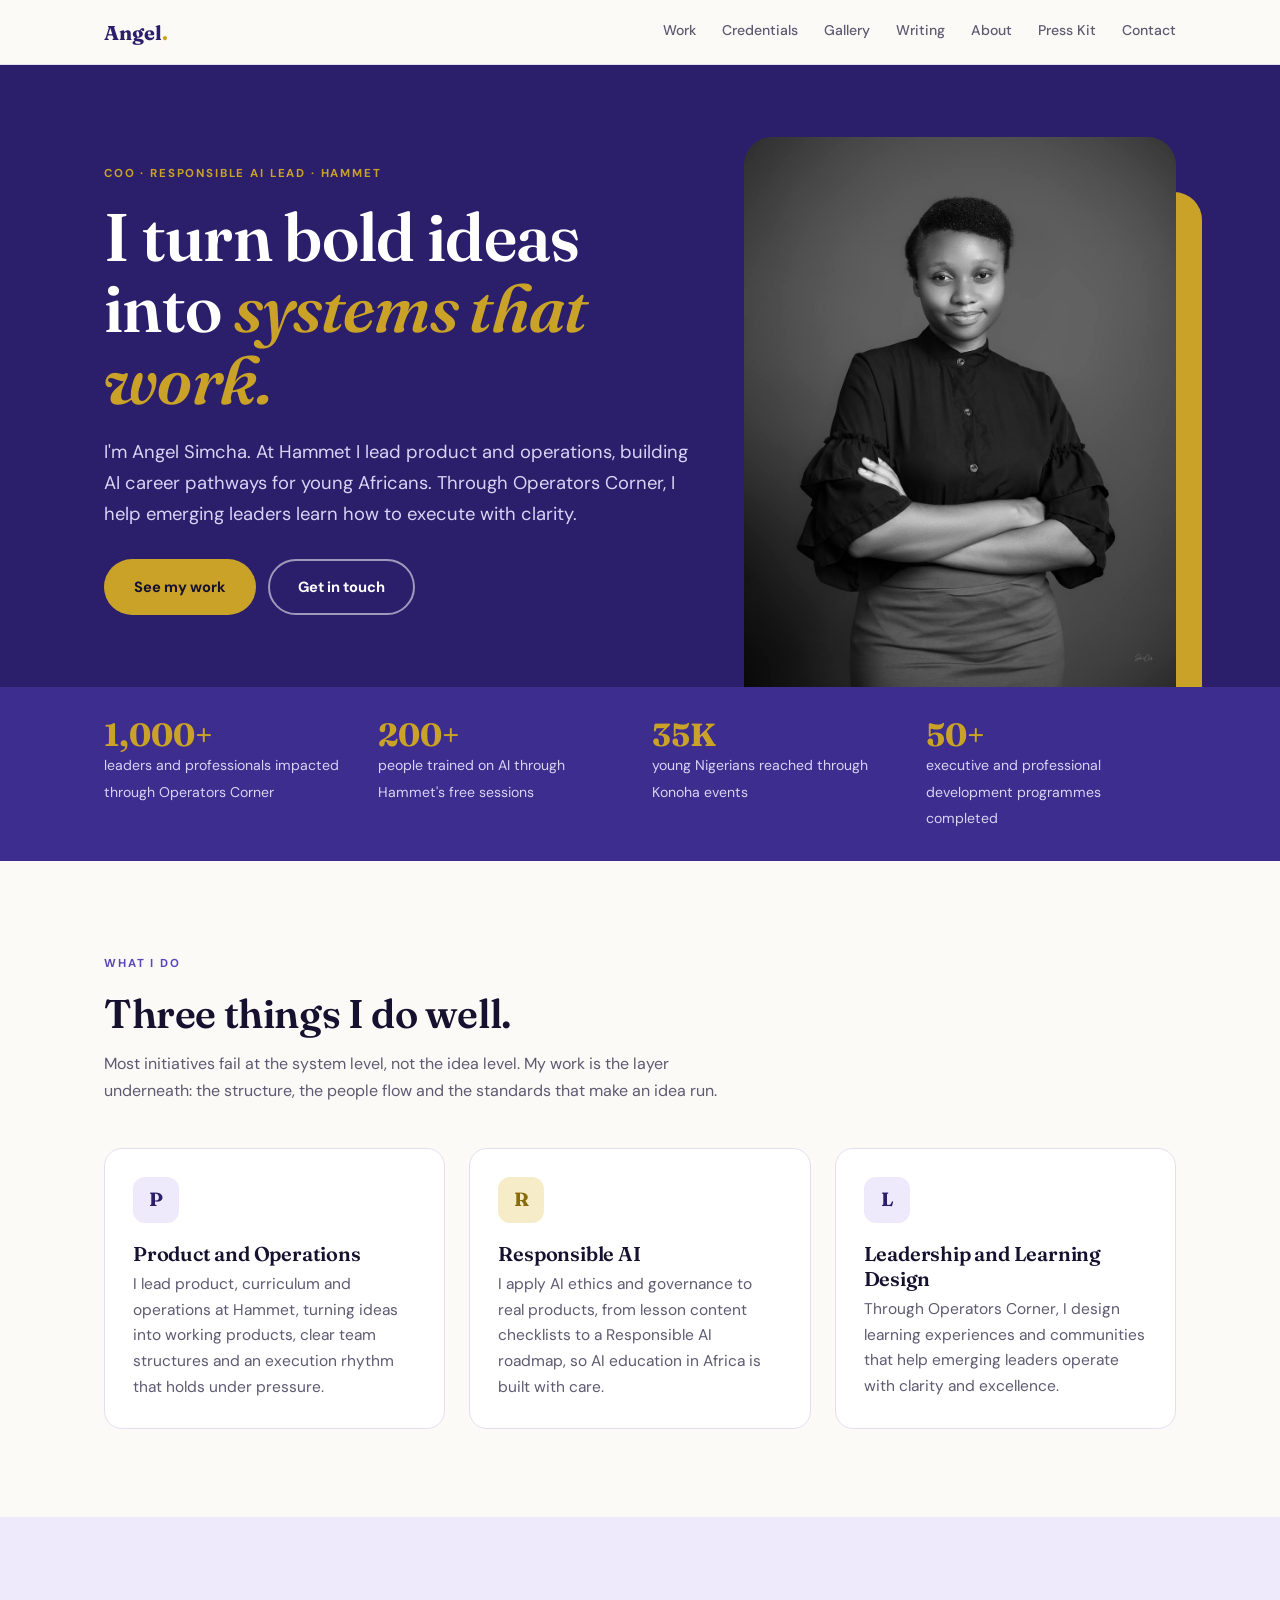
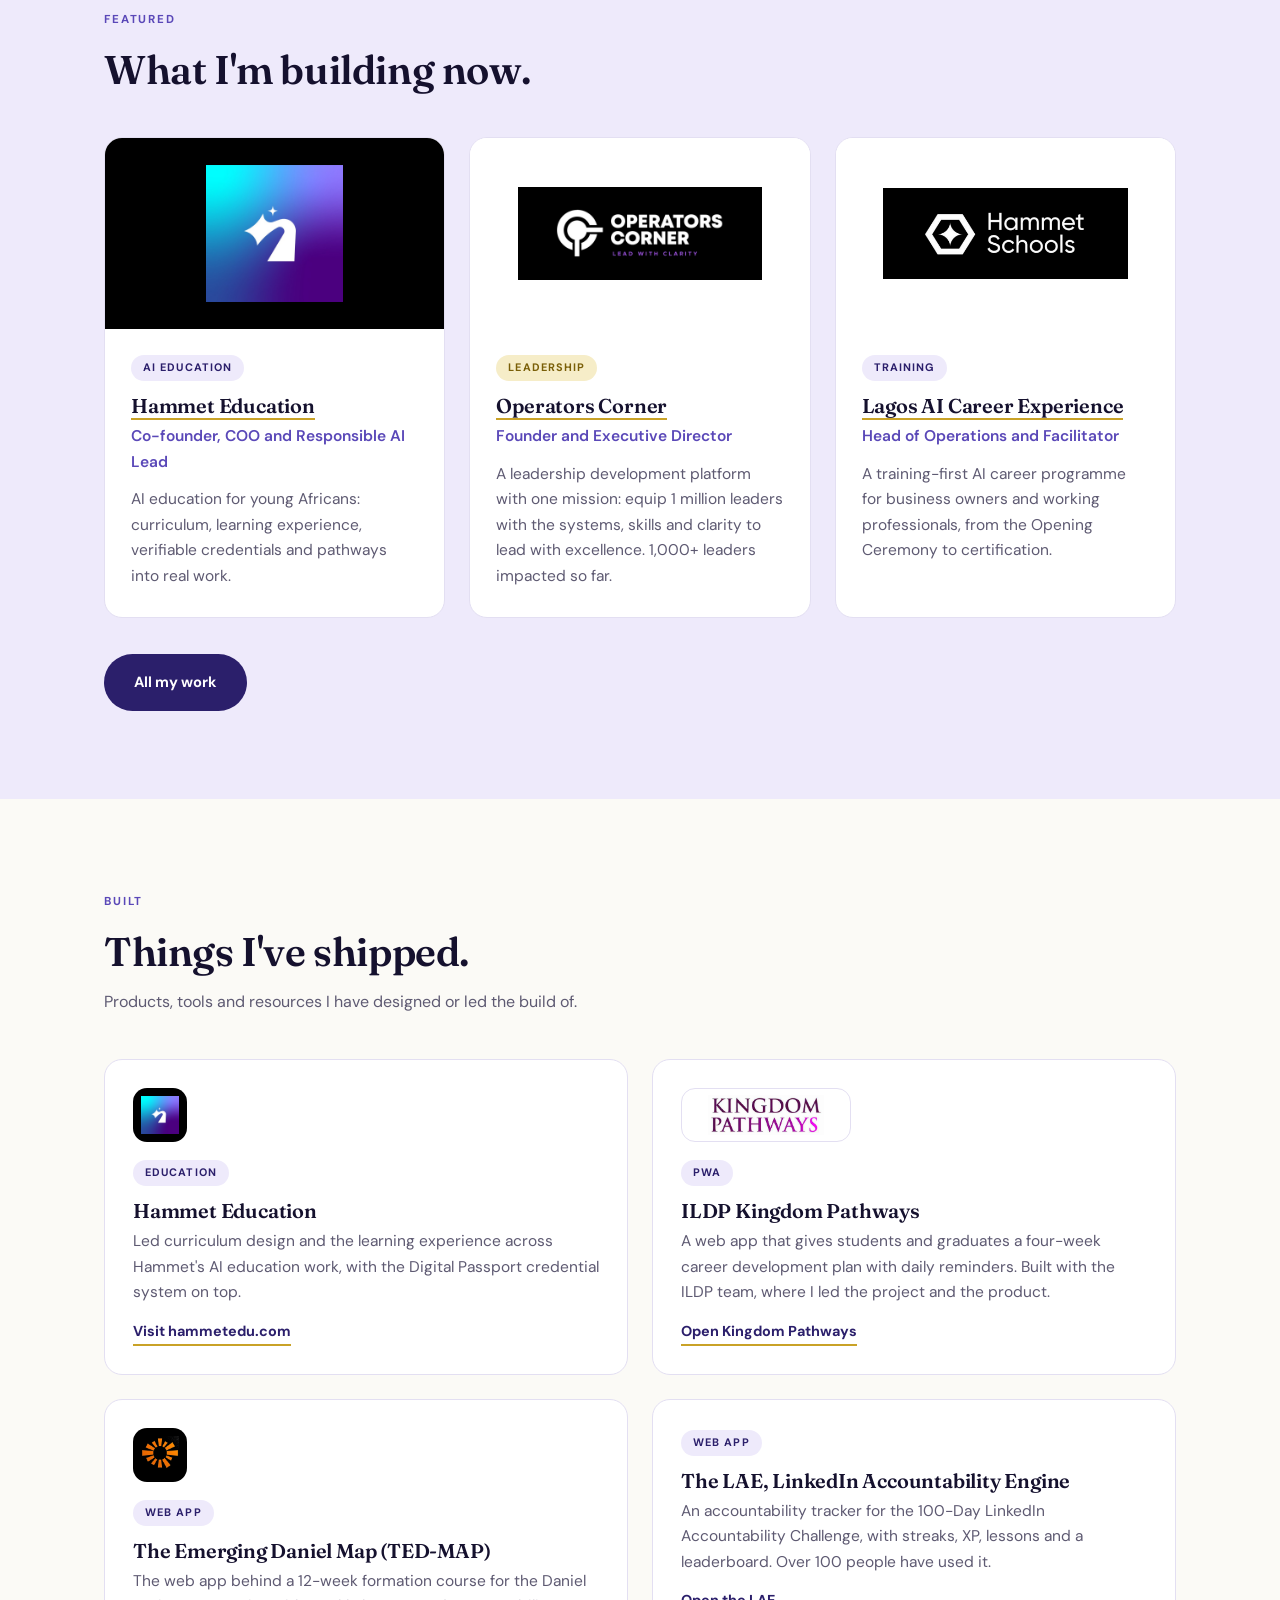
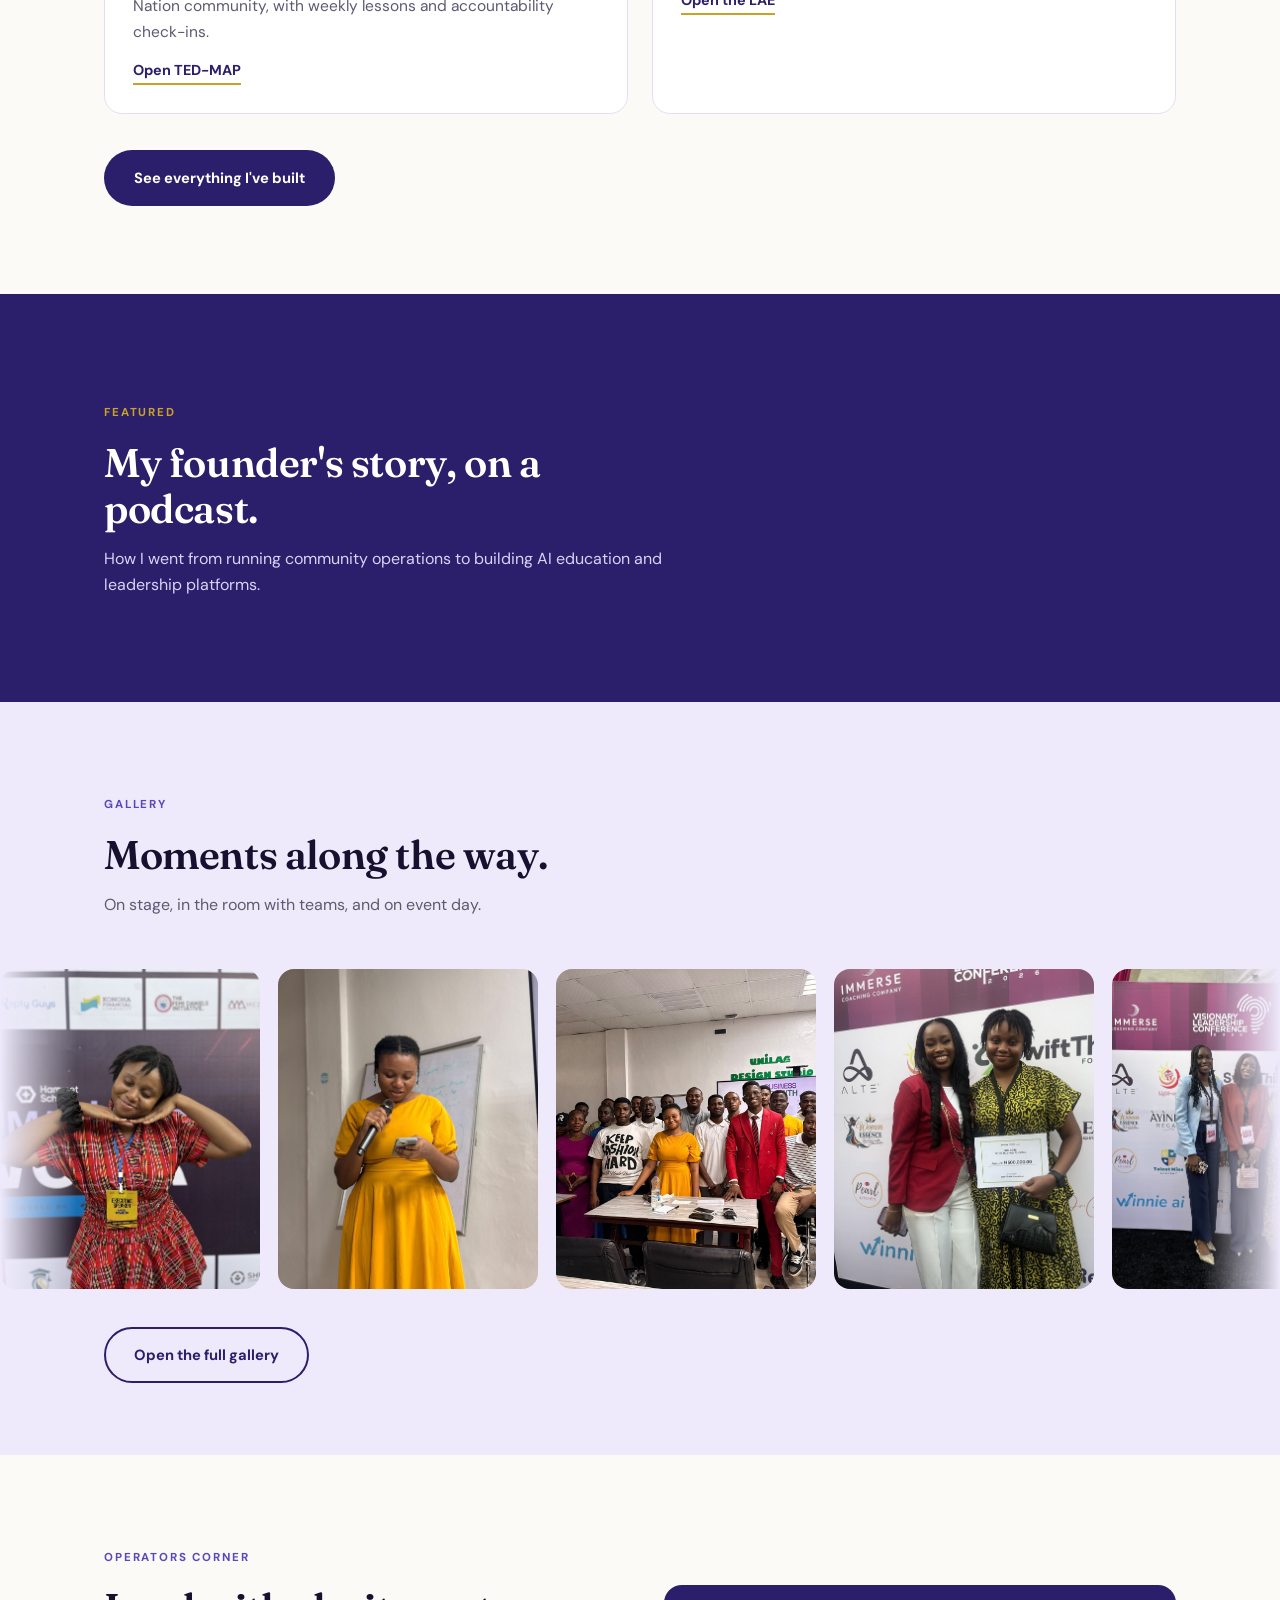
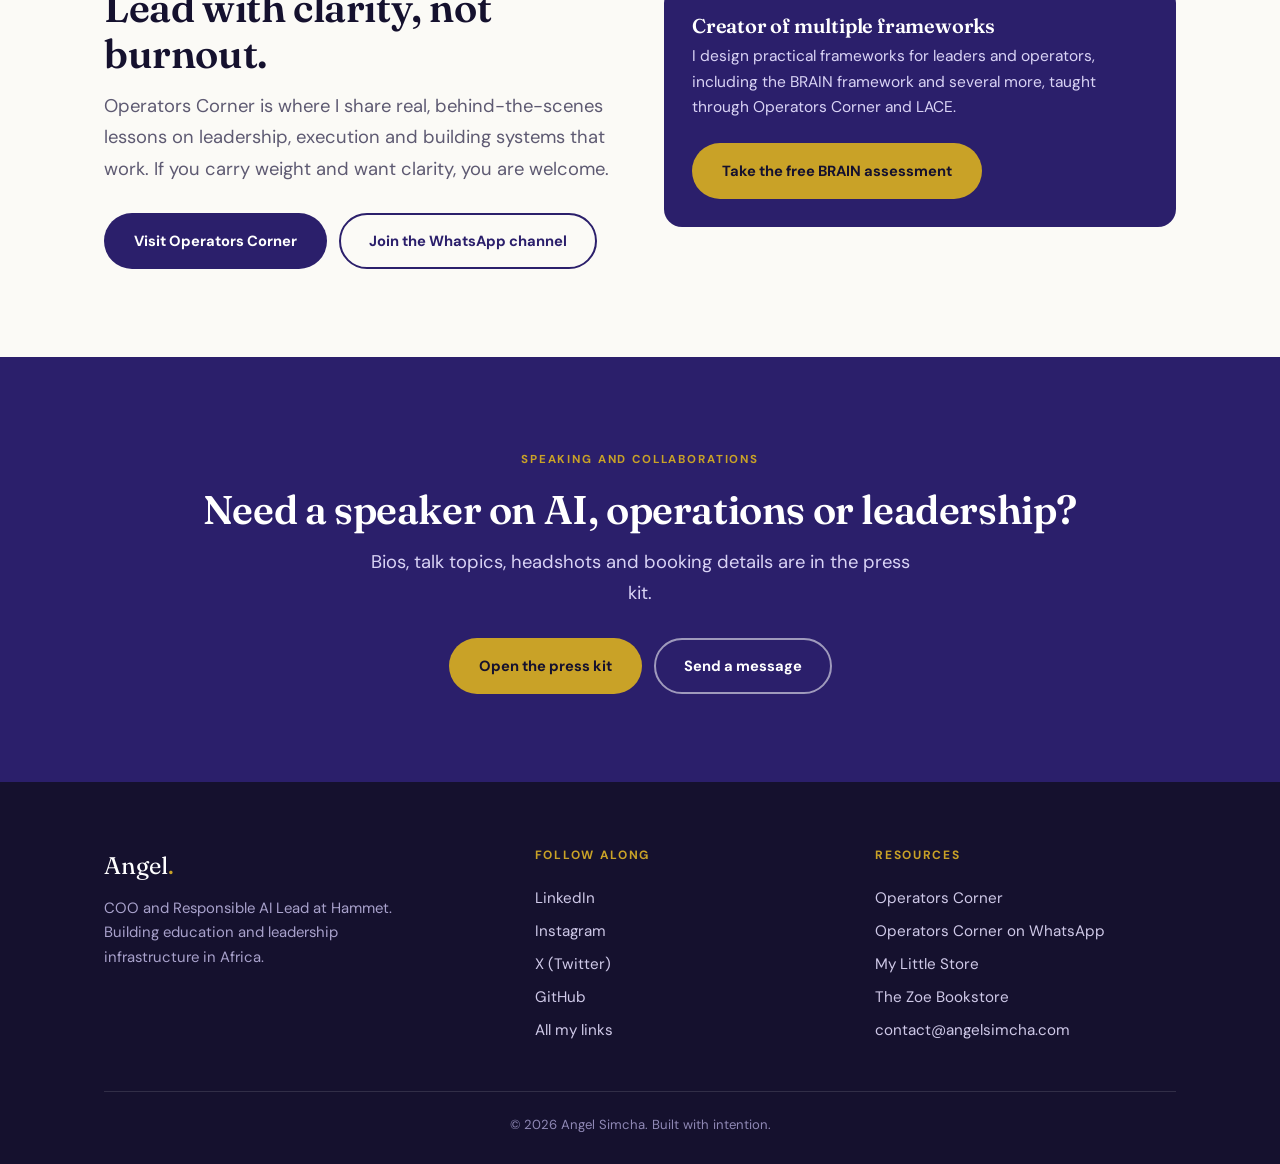
<file: index.html>
<!DOCTYPE html>
<html lang="en" class="no-js">

<head>
  <meta charset="UTF-8" />
  <meta name="viewport" content="width=device-width, initial-scale=1.0" />
  <title>Angel Simcha | COO and Responsible AI Lead</title>
  <meta name="description"
    content="Angel Simcha is COO and Responsible AI Lead at Hammet, leading product and operations, and founder of Operators Corner, a leadership development platform." />
  <link rel="canonical" href="https://angelsimcha.com/" />
  <meta property="og:type" content="website" />
  <meta property="og:title" content="Angel Simcha | COO and Responsible AI Lead" />
  <meta property="og:description"
    content="I turn bold ideas into systems that work. Product, operations and responsible AI, built for Africa." />
  <meta property="og:url" content="https://angelsimcha.com/" />
  <meta property="og:image" content="https://angelsimcha.com/images/angel-portrait.jpg" />
  <meta name="twitter:card" content="summary_large_image" />
  <link rel="icon" href="favicon.svg" type="image/svg+xml" />
  <link rel="preconnect" href="https://fonts.googleapis.com" />
  <link rel="preconnect" href="https://fonts.gstatic.com" crossorigin />
  <link
    href="https://fonts.googleapis.com/css2?family=DM+Sans:wght@400;500;700&family=Fraunces:ital,wght@0,600;0,700;1,600&display=swap"
    rel="stylesheet" />
  <link rel="stylesheet" href="style.css" />
  <script>document.documentElement.classList.remove('no-js');</script>
  <script type="application/ld+json">
  {
    "@context": "https://schema.org",
    "@type": "Person",
    "name": "Angel Simcha",
    "alternateName": "Chiagoziem Angel Nwafor",
    "url": "https://angelsimcha.com",
    "jobTitle": "Chief Operating Officer and Responsible AI Lead",
    "worksFor": { "@type": "Organization", "name": "Hammet" },
    "sameAs": [
      "https://www.linkedin.com/in/angel-nwafor",
      "https://instagram.com/theangelsimcha",
      "https://x.com/theangelsimcha",
      "https://github.com/Chiagoziem-Angel"
    ]
  }
  </script>
</head>

<body>
  <header id="site-nav"></header>

  <!-- HERO -->
  <section class="hero" style="padding-bottom:0;">
    <div class="wrap hero-grid">
      <div class="hero-copy">
        <span class="kicker">COO &middot; Responsible AI Lead &middot; Hammet</span>
        <h1>I turn bold ideas into <em>systems that work.</em></h1>
        <p class="lead">I'm Angel Simcha. At Hammet I lead product and operations, building AI career pathways for young
          Africans. Through Operators Corner, I help emerging leaders learn how to execute with clarity.</p>
        <div class="btn-row">
          <a href="work.html" class="btn btn-gold">See my work</a>
          <a href="contact.html" class="btn btn-outline-light">Get in touch</a>
        </div>
      </div>
      <div class="hero-photo">
        <img src="images/angel-portrait.jpg" alt="Portrait of Angel Simcha" width="440" height="550" />
      </div>
    </div>
    <div class="proof">
      <div class="wrap proof-row four">
        <div class="proof-item"><strong>1,000+</strong><span>leaders and professionals impacted through Operators
            Corner</span></div>
        <div class="proof-item"><strong>200+</strong><span>people trained on AI through Hammet's free sessions</span>
        </div>
        <div class="proof-item"><strong>35K</strong><span>young Nigerians reached through Konoha events</span></div>
        <div class="proof-item"><strong>50+</strong><span>executive and professional development programmes
            completed</span></div>
      </div>
    </div>
  </section>

  <!-- WHAT I DO -->
  <section>
    <div class="wrap">
      <div class="section-head reveal">
        <span class="kicker">What I do</span>
        <h2>Three things I do well.</h2>
        <p>Most initiatives fail at the system level, not the idea level. My work is the layer underneath: the
          structure, the people flow and the standards that make an idea run.</p>
      </div>
      <div class="grid-3">
        <div class="card reveal">
          <div class="card-icon">P</div>
          <h3>Product and Operations</h3>
          <p>I lead product, curriculum and operations at Hammet, turning ideas into working products, clear team
            structures and an execution rhythm that holds under pressure.</p>
        </div>
        <div class="card reveal" style="--d:80ms">
          <div class="card-icon gold">R</div>
          <h3>Responsible AI</h3>
          <p>I apply AI ethics and governance to real products, from lesson content checklists to a Responsible AI
            roadmap, so AI education in Africa is built with care.</p>
        </div>
        <div class="card reveal" style="--d:160ms">
          <div class="card-icon">L</div>
          <h3>Leadership and Learning Design</h3>
          <p>Through Operators Corner, I design learning experiences and communities that help emerging leaders operate
            with clarity and excellence.</p>
        </div>
      </div>
    </div>
  </section>

  <!-- FEATURED WORK -->
  <section class="band-lav">
    <div class="wrap">
      <div class="section-head reveal">
        <span class="kicker">Featured</span>
        <h2>What I'm building now.</h2>
      </div>
      <div class="grid-3">
        <article class="card work-card reveal">
          <div class="work-img logo" data-sq><span class="work-initial">Hammet</span><img src="images/logos/hammet.png"
              alt="Hammet logo" data-fallback /></div>
          <div class="work-body">
            <span class="tag">AI Education</span>
            <h3><a href="https://hammetedu.com" target="_blank" rel="noopener">Hammet Education</a></h3>
            <p class="meta">Co-founder, COO and Responsible AI Lead</p>
            <p>AI education for young Africans: curriculum, learning experience, verifiable credentials and pathways
              into real work.</p>
          </div>
        </article>
        <article class="card work-card c-gold reveal" style="--d:80ms">
          <div class="work-img logo"><span class="work-initial">Operators Corner</span><img
              src="images/logos/operators-corner.png" alt="Operators Corner logo" data-fallback /></div>
          <div class="work-body">
            <span class="tag gold">Leadership</span>
            <h3><a href="https://youroperatorscorner.com" target="_blank" rel="noopener">Operators Corner</a></h3>
            <p class="meta">Founder and Executive Director</p>
            <p>A leadership development platform with one mission: equip 1 million leaders with the systems, skills and
              clarity to lead with excellence. 1,000+ leaders impacted so far.</p>
          </div>
        </article>
        <article class="card work-card c-lav reveal" style="--d:160ms">
          <div class="work-img logo"><span class="work-initial">LACE</span><img src="images/logos/lace.png"
              alt="Hammet Schools logo" data-fallback /></div>
          <div class="work-body">
            <span class="tag">Training</span>
            <h3><a href="https://hammetedu.com/LACE" target="_blank" rel="noopener">Lagos AI Career Experience</a></h3>
            <p class="meta">Head of Operations and Facilitator</p>
            <p>A training-first AI career programme for business owners and working professionals, from the Opening
              Ceremony to certification.</p>
          </div>
        </article>
      </div>
      <div style="margin-top:36px;" class="reveal"><a href="work.html" class="btn btn-indigo">All my work</a></div>
    </div>
  </section>

  <!-- BUILT -->
  <section>
    <div class="wrap">
      <div class="section-head reveal">
        <span class="kicker">Built</span>
        <h2>Things I've shipped.</h2>
        <p>Products, tools and resources I have designed or led the build of.</p>
      </div>
      <div class="grid-2">
        <div class="card reveal">
          <div class="built-logo "><span>H</span><img src="images/logos/hammet.png" alt="Hammet logo" data-fallback />
          </div>
          <span class="tag">Education</span>
          <h3>Hammet Education</h3>
          <p>Led curriculum design and the learning experience across Hammet's AI education work, with the Digital
            Passport credential system on top.</p>
          <a class="link-arrow" href="https://hammetedu.com" target="_blank" rel="noopener">Visit hammetedu.com</a>
        </div>
        <div class="card reveal" style="--d:80ms">
          <div class="built-logo light wide"><span style="color:var(--indigo)">KP</span><img
              src="images/logos/kingdom-pathways.png" alt="Kingdom Pathways logo" data-fallback /></div>
          <span class="tag">PWA</span>
          <h3>ILDP Kingdom Pathways</h3>
          <p>A web app that gives students and graduates a four-week career development plan with daily reminders. Built
            with the ILDP team, where I led the project and the product.</p>
          <a class="link-arrow" href="https://ildpkingdompathways.com" target="_blank" rel="noopener">Open Kingdom
            Pathways</a>
        </div>
        <div class="card reveal">
          <div class="built-logo"><span>D</span><img src="images/logos/daniel-nation.png" alt="Emerging Daniel Map logo"
              data-fallback /></div>
          <span class="tag">Web app</span>
          <h3>The Emerging Daniel Map (TED-MAP)</h3>
          <p>The web app behind a 12-week formation course for the Daniel Nation community, with weekly lessons and
            accountability check-ins.</p>
          <a class="link-arrow" href="https://tedmap.vercel.app" target="_blank" rel="noopener">Open TED-MAP</a>
        </div>
        <div class="card reveal" style="--d:80ms">

          <span class="tag">Web app</span>
          <h3>The LAE, LinkedIn Accountability Engine</h3>
          <p>An accountability tracker for the 100-Day LinkedIn Accountability Challenge, with streaks, XP, lessons and
            a leaderboard. Over 100 people have used it.</p>
          <a class="link-arrow" href="https://100-lac.youroperatorscorner.com" target="_blank" rel="noopener">Open the
            LAE</a>
        </div>
      </div>
      <div style="margin-top:36px;" class="reveal"><a href="work.html#built" class="btn btn-indigo">See everything I've
          built</a></div>
    </div>
  </section>

  <!-- FOUNDER STORY -->
  <section class="band-indigo">
    <div class="wrap feature-band reveal">
      <div>
        <span class="kicker" style="color:var(--gold);">Featured</span>
        <h2 style="color:var(--white);">My founder's story, on a podcast.</h2>
        <p style="color:#D9D3F5;">How I went from running community operations to building AI education and leadership
          platforms.</p>
      </div>
      <div>
        <iframe class="spotify-embed"
          src="https://open.spotify.com/embed/episode/3Mn64QEmgrMX4lv2ke2xsA?utm_source=generator&theme=0"
          title="Angel Simcha founder's story on Spotify"
          allow="autoplay; clipboard-write; encrypted-media; fullscreen; picture-in-picture" loading="lazy"></iframe>
      </div>
    </div>
  </section>

  <!-- GALLERY MARQUEE -->
  <section class="band-lav" style="padding-bottom:72px;">
    <div class="wrap">
      <div class="section-head reveal">
        <span class="kicker">Gallery</span>
        <h2>Moments along the way.</h2>
        <p>On stage, in the room with teams, and on event day.</p>
      </div>
    </div>
    <div class="marquee" id="gallery-marquee"></div>
    <div class="wrap" style="margin-top:32px;"><a href="gallery.html" class="btn btn-outline">Open the full gallery</a>
    </div>
  </section>

  <!-- OPERATORS CORNER INVITE -->
  <section>
    <div class="wrap">
      <div class="grid-2" style="align-items:center; gap:48px;">
        <div class="reveal">
          <span class="kicker">Operators Corner</span>
          <h2>Lead with clarity, not burnout.</h2>
          <p class="lead" style="margin-bottom:8px;">Operators Corner is where I share real, behind-the-scenes lessons
            on leadership, execution and building systems that work. If you carry weight and want clarity, you are
            welcome.</p>
          <div class="btn-row">
            <a href="https://youroperatorscorner.com" target="_blank" rel="noopener" class="btn btn-indigo">Visit
              Operators Corner</a>
            <a href="https://whatsapp.com/channel/0029Vb6EjozDp2Q3jPYFgu0X" target="_blank" rel="noopener"
              class="btn btn-outline">Join the WhatsApp channel</a>
          </div>
        </div>
        <div class="card reveal" style="background:var(--indigo); border:0;">
          <h3 style="color:var(--white);">Creator of multiple frameworks</h3>
          <p style="color:#D9D3F5;">I design practical frameworks for leaders and operators, including the BRAIN
            framework and several more, taught through Operators Corner and LACE.</p>
          <a class="btn btn-gold" style="margin-top:22px;" href="https://lace-brain-quiz.vercel.app" target="_blank"
            rel="noopener">Take the free BRAIN assessment</a>
        </div>
      </div>
    </div>
  </section>

  <!-- SPEAKING CTA -->
  <section class="band-indigo cta">
    <div class="wrap">
      <div class="reveal">
        <span class="kicker">Speaking and collaborations</span>
        <h2>Need a speaker on AI, operations or leadership?</h2>
        <p class="lead">Bios, talk topics, headshots and booking details are in the press kit.</p>
        <div class="btn-row">
          <a href="press-kit.html" class="btn btn-gold">Open the press kit</a>
          <a href="contact.html" class="btn btn-outline-light">Send a message</a>
        </div>
      </div>
    </div>
  </section>

  <footer id="site-footer"></footer>
  <script src="gallery-data.js"></script>
  <script src="site.js"></script>
</body>

</html>
</file>
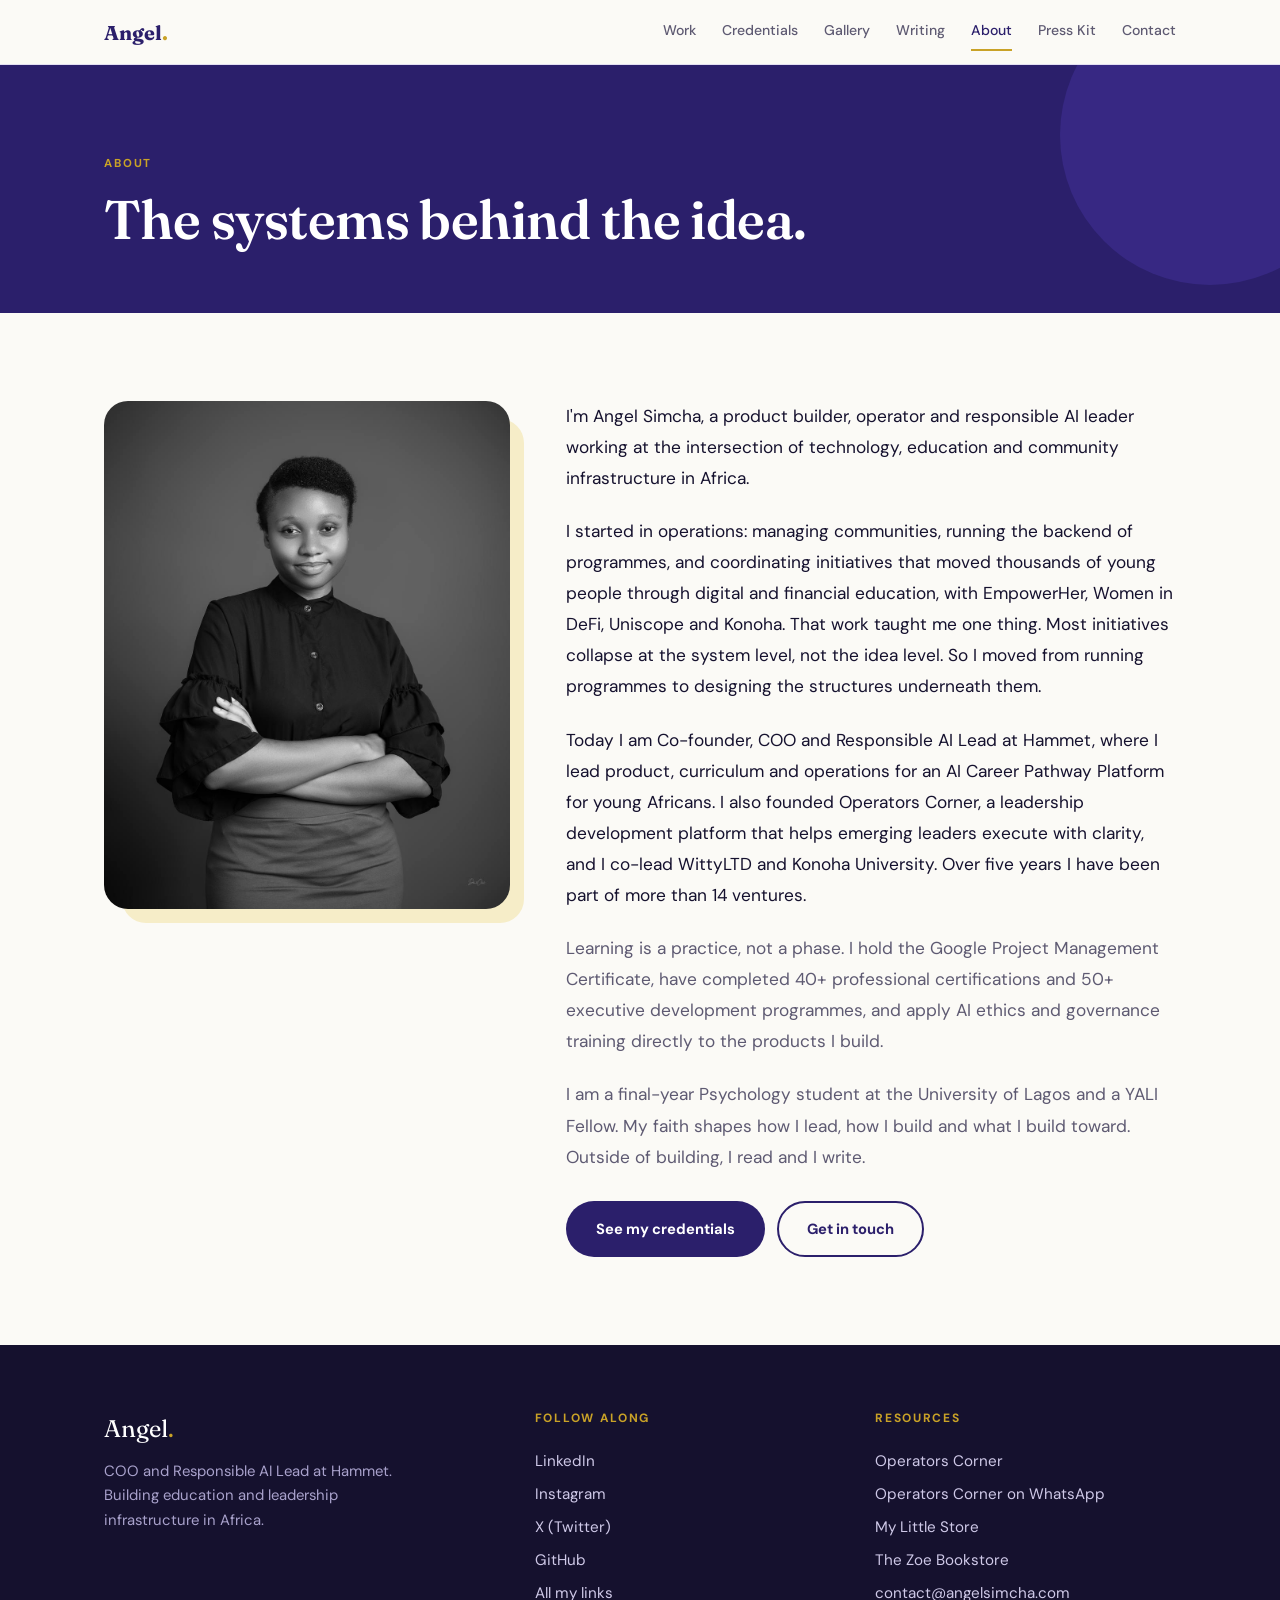
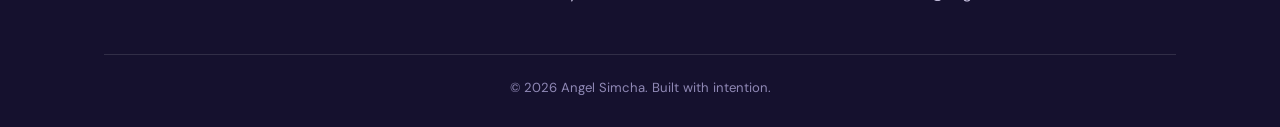
<file: about.html>
<!DOCTYPE html>
<html lang="en" class="no-js">
<head>
  <meta charset="UTF-8" />
  <meta name="viewport" content="width=device-width, initial-scale=1.0" />
  <title>About | Angel Simcha</title>
  <meta name="description" content="Angel Simcha is a product builder, operator and responsible AI leader working at the intersection of technology, education and community infrastructure in Africa." />
  <link rel="canonical" href="https://angelsimcha.com/about" />
  <meta property="og:title" content="About | Angel Simcha" />
  <meta property="og:description" content="The systems behind an idea matter as much as the idea itself." />
  <meta property="og:image" content="https://angelsimcha.com/images/angel-portrait.jpg" />
  <link rel="icon" href="favicon.svg" type="image/svg+xml" />
  <link rel="preconnect" href="https://fonts.googleapis.com" />
  <link rel="preconnect" href="https://fonts.gstatic.com" crossorigin />
  <link href="https://fonts.googleapis.com/css2?family=DM+Sans:wght@400;500;700&family=Fraunces:ital,wght@0,600;0,700;1,600&display=swap" rel="stylesheet" />
  <link rel="stylesheet" href="style.css" />
  <script>document.documentElement.classList.remove('no-js');</script>
</head>
<body>
<header id="site-nav"></header>

<section class="page-head">
  <div class="wrap">
    <span class="kicker">About</span>
    <h1>The systems behind the idea.</h1>
  </div>
</section>

<section>
  <div class="wrap about-grid">
    <div class="about-photo reveal">
      <img src="images/angel-portrait.jpg" alt="Angel Simcha" />
    </div>

    <div class="prose">
      <p>I'm Angel Simcha, a product builder, operator and responsible AI leader working at the intersection of technology, education and community infrastructure in Africa.</p>

      <p>I started in operations: managing communities, running the backend of programmes, and coordinating initiatives that moved thousands of young people through digital and financial education, with EmpowerHer, Women in DeFi, Uniscope and Konoha. That work taught me one thing. Most initiatives collapse at the system level, not the idea level. So I moved from running programmes to designing the structures underneath them.</p>

      <p>Today I am Co-founder, COO and Responsible AI Lead at Hammet, where I lead product, curriculum and operations for an AI Career Pathway Platform for young Africans. I also founded Operators Corner, a leadership development platform that helps emerging leaders execute with clarity, and I co-lead WittyLTD and Konoha University. Over five years I have been part of more than 14 ventures.</p>

      <p class="soft">Learning is a practice, not a phase. I hold the Google Project Management Certificate, have completed 40+ professional certifications and 50+ executive development programmes, and apply AI ethics and governance training directly to the products I build.</p>

      <p class="soft">I am a final-year Psychology student at the University of Lagos and a YALI Fellow. My faith shapes how I lead, how I build and what I build toward. Outside of building, I read and I write.</p>

      <div class="btn-row">
        <a href="credentials.html" class="btn btn-indigo">See my credentials</a>
        <a href="contact.html" class="btn btn-outline">Get in touch</a>
      </div>
    </div>
  </div>
</section>

<footer id="site-footer"></footer>
<script src="gallery-data.js"></script>
<script src="site.js"></script>
</body>
</html>
</file>
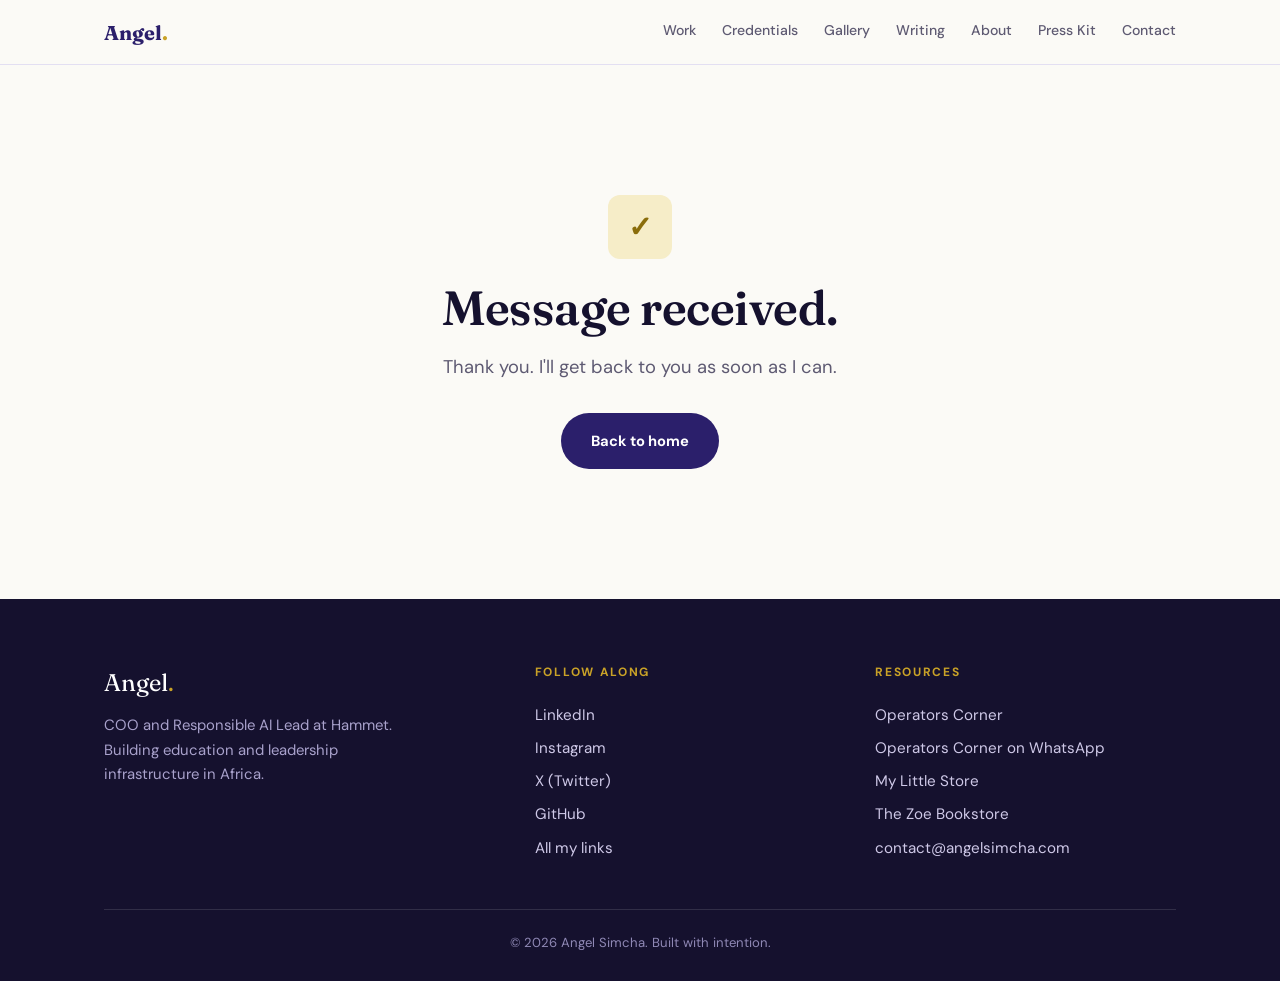
<file: contact-success.html>
<!DOCTYPE html>
<html lang="en" class="no-js">
<head>
  <meta charset="UTF-8" />
  <meta name="viewport" content="width=device-width, initial-scale=1.0" />
  <title>Message sent | Angel Simcha</title>
  <meta name="robots" content="noindex" />
  <link rel="icon" href="favicon.svg" type="image/svg+xml" />
  <link rel="preconnect" href="https://fonts.googleapis.com" />
  <link rel="preconnect" href="https://fonts.gstatic.com" crossorigin />
  <link href="https://fonts.googleapis.com/css2?family=DM+Sans:wght@400;500;700&family=Fraunces:ital,wght@0,600;0,700;1,600&display=swap" rel="stylesheet" />
  <link rel="stylesheet" href="style.css" />
  <script>document.documentElement.classList.remove('no-js');</script>
</head>
<body>
<header id="site-nav"></header>

<section style="text-align:center; padding:130px 0;">
  <div class="wrap-text">
    <div class="card-icon gold" style="margin:0 auto 24px; width:64px; height:64px; font-size:1.8rem;">&#10003;</div>
    <h1 style="font-size:clamp(2rem,5vw,3rem);">Message received.</h1>
    <p class="lead" style="margin:18px auto 30px;">Thank you. I'll get back to you as soon as I can.</p>
    <a href="index.html" class="btn btn-indigo">Back to home</a>
  </div>
</section>

<footer id="site-footer"></footer>
<script src="site.js"></script>
</body>
</html>
</file>
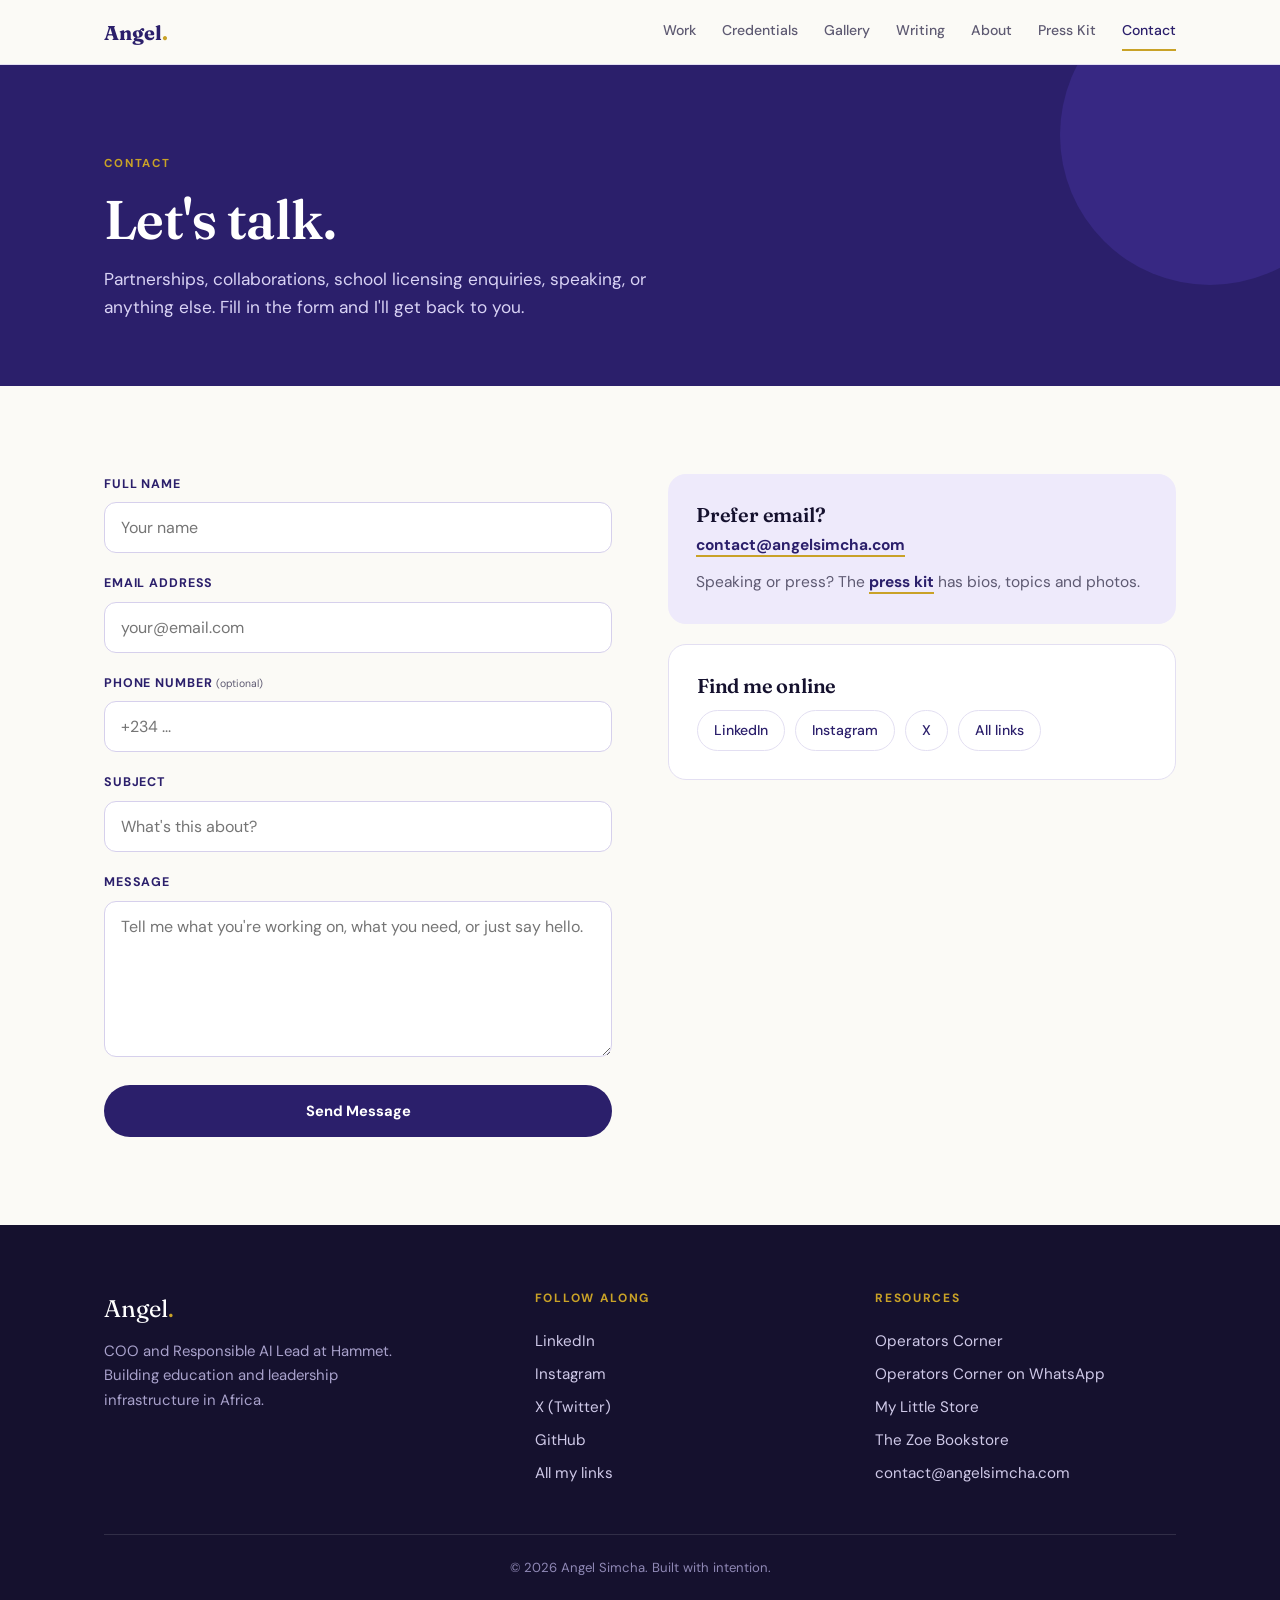
<file: contact.html>
<!DOCTYPE html>
<html lang="en" class="no-js">
<head>
  <meta charset="UTF-8" />
  <meta name="viewport" content="width=device-width, initial-scale=1.0" />
  <title>Contact | Angel Simcha</title>
  <meta name="description" content="Contact Angel Simcha for partnerships, collaborations, speaking and school licensing enquiries." />
  <link rel="canonical" href="https://angelsimcha.com/contact" />
  <meta property="og:title" content="Contact | Angel Simcha" />
  <meta property="og:description" content="Partnerships, collaborations, speaking and school licensing enquiries." />
  <meta property="og:image" content="https://angelsimcha.com/images/angel-portrait.jpg" />
  <link rel="icon" href="favicon.svg" type="image/svg+xml" />
  <link rel="preconnect" href="https://fonts.googleapis.com" />
  <link rel="preconnect" href="https://fonts.gstatic.com" crossorigin />
  <link href="https://fonts.googleapis.com/css2?family=DM+Sans:wght@400;500;700&family=Fraunces:ital,wght@0,600;0,700;1,600&display=swap" rel="stylesheet" />
  <link rel="stylesheet" href="style.css" />
  <script>document.documentElement.classList.remove('no-js');</script>
</head>
<body>
<header id="site-nav"></header>

<section class="page-head">
  <div class="wrap">
    <span class="kicker">Contact</span>
    <h1>Let's talk.</h1>
    <p>Partnerships, collaborations, school licensing enquiries, speaking, or anything else. Fill in the form and I'll get back to you.</p>
  </div>
</section>

<section>
  <div class="wrap">
    <div class="grid-2" style="gap:56px; align-items:start;">
      <form id="contact-form" action="https://formspree.io/f/meevbank" method="POST" class="reveal">
        <input type="text" name="_gotcha" class="hp" tabindex="-1" autocomplete="off" aria-hidden="true" />
        <div class="form-group">
          <label for="name">Full name</label>
          <input type="text" id="name" name="name" placeholder="Your name" required />
        </div>
        <div class="form-group">
          <label for="email">Email address</label>
          <input type="email" id="email" name="email" placeholder="your@email.com" required />
        </div>
        <div class="form-group">
          <label for="phone">Phone number <small>(optional)</small></label>
          <input type="tel" id="phone" name="phone" placeholder="+234 ..." />
        </div>
        <div class="form-group">
          <label for="subject">Subject</label>
          <input type="text" id="subject" name="subject" placeholder="What's this about?" required />
        </div>
        <div class="form-group">
          <label for="message">Message</label>
          <textarea id="message" name="message" rows="6" placeholder="Tell me what you're working on, what you need, or just say hello." required></textarea>
        </div>
        <button type="submit" class="btn btn-indigo" style="width:100%;">Send Message</button>
        <p class="form-status" id="form-status" role="alert"></p>
      </form>

      <div class="reveal" style="--d:100ms">
        <div class="card" style="background:var(--lav); border:0;">
          <h3>Prefer email?</h3>
          <p style="margin-bottom:12px;"><a href="mailto:contact@angelsimcha.com" style="color:var(--indigo); font-weight:700; border-bottom:2px solid var(--gold);">contact@angelsimcha.com</a></p>
          <p>Speaking or press? The <a href="press-kit.html" style="color:var(--indigo); font-weight:700; border-bottom:2px solid var(--gold);">press kit</a> has bios, topics and photos.</p>
        </div>
        <div class="card" style="margin-top:20px;">
          <h3>Find me online</h3>
          <div class="chips" style="margin-top:12px;">
            <a class="chip" href="https://www.linkedin.com/in/angel-nwafor" target="_blank" rel="noopener">LinkedIn</a>
            <a class="chip" href="https://instagram.com/theangelsimcha" target="_blank" rel="noopener">Instagram</a>
            <a class="chip" href="https://x.com/theangelsimcha" target="_blank" rel="noopener">X</a>
            <a class="chip" href="https://linktr.ee/angelnwafor" target="_blank" rel="noopener">All links</a>
          </div>
        </div>
      </div>
    </div>
  </div>
</section>

<footer id="site-footer"></footer>
<script src="gallery-data.js"></script>
<script src="site.js"></script>
</body>
</html>
</file>
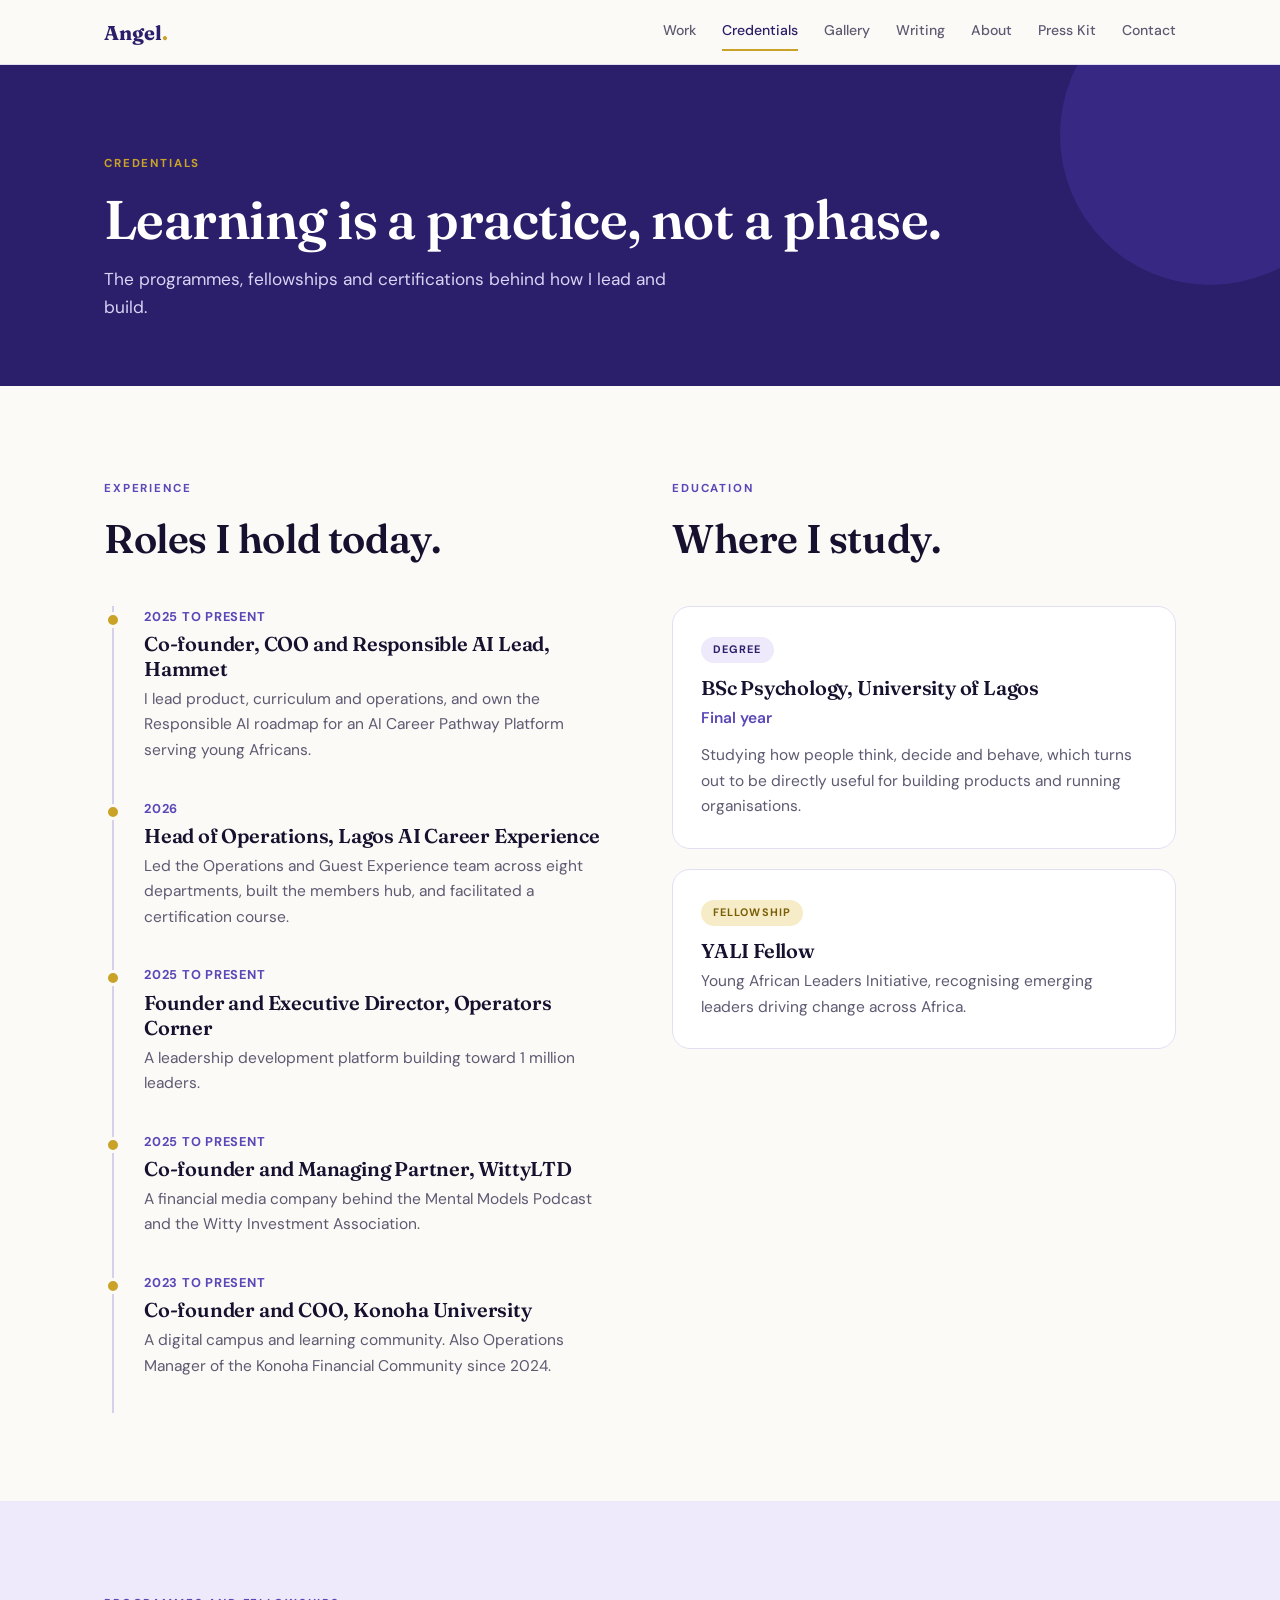
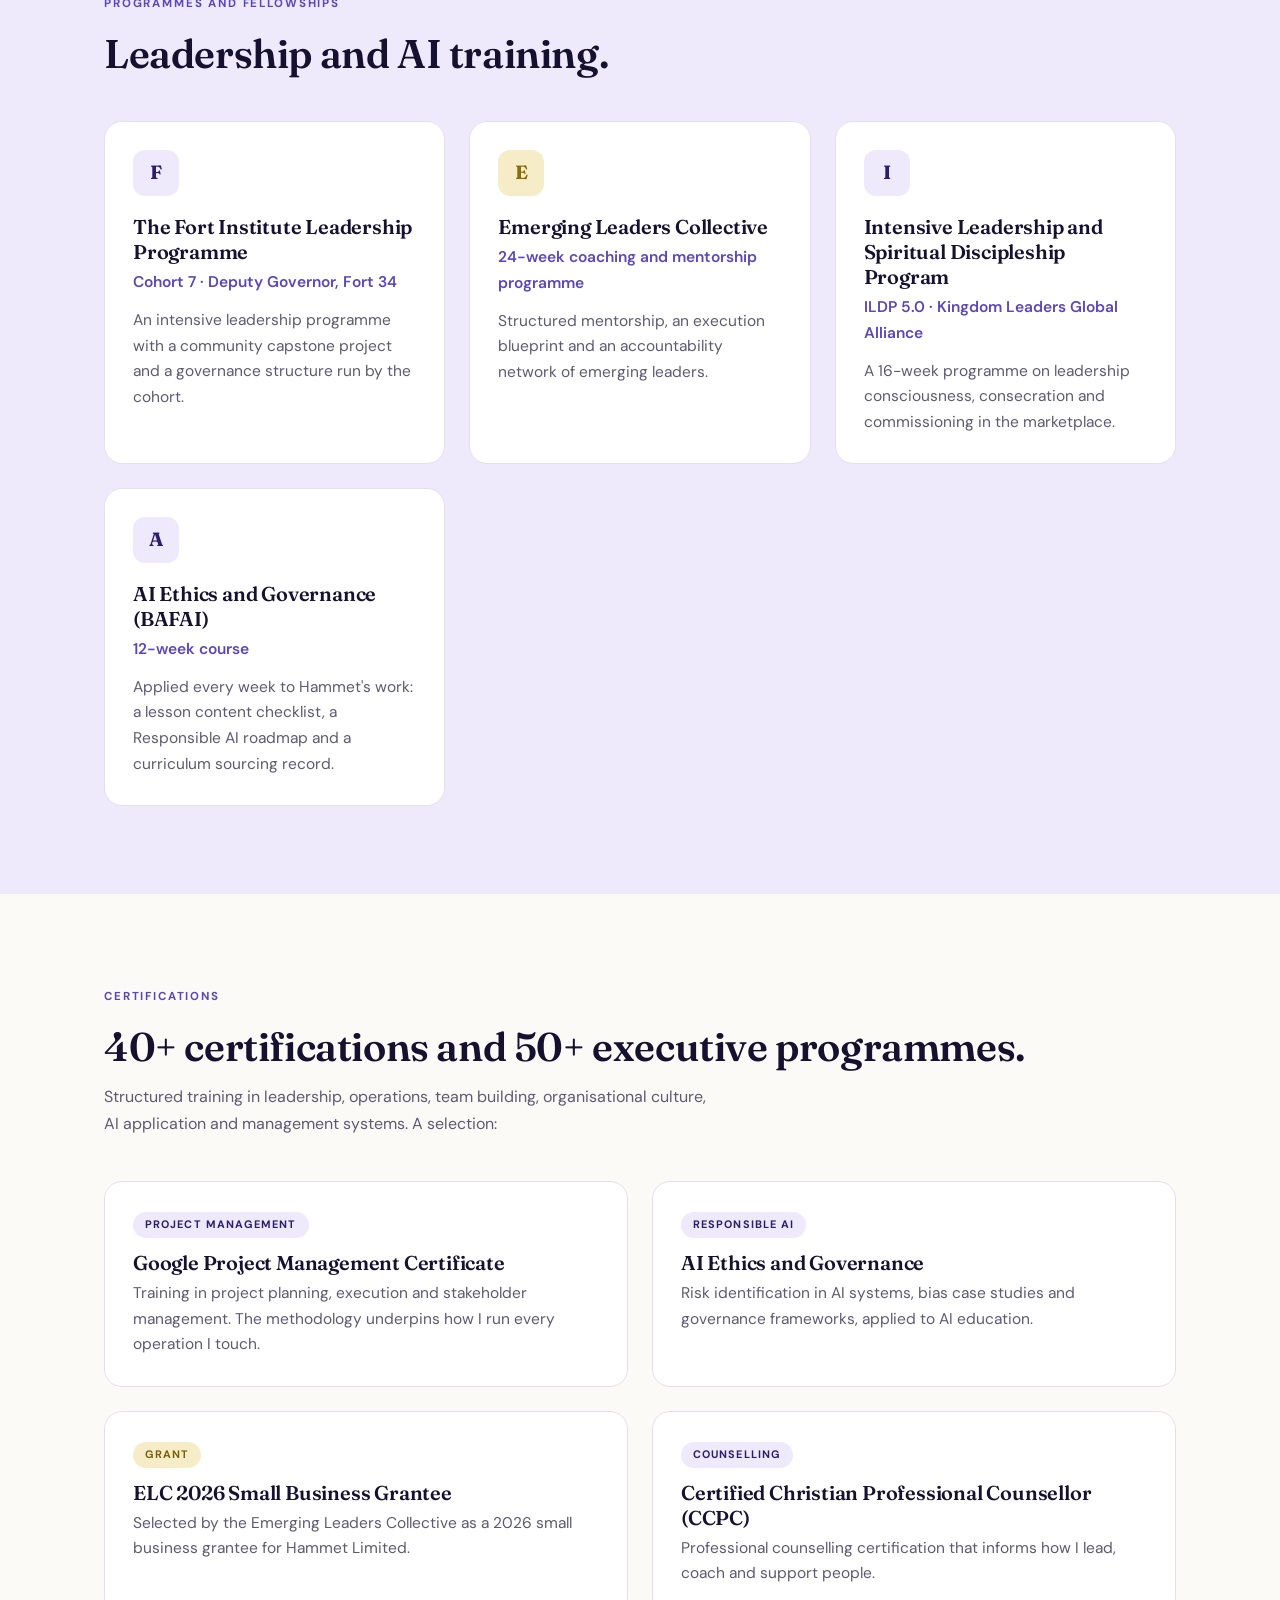
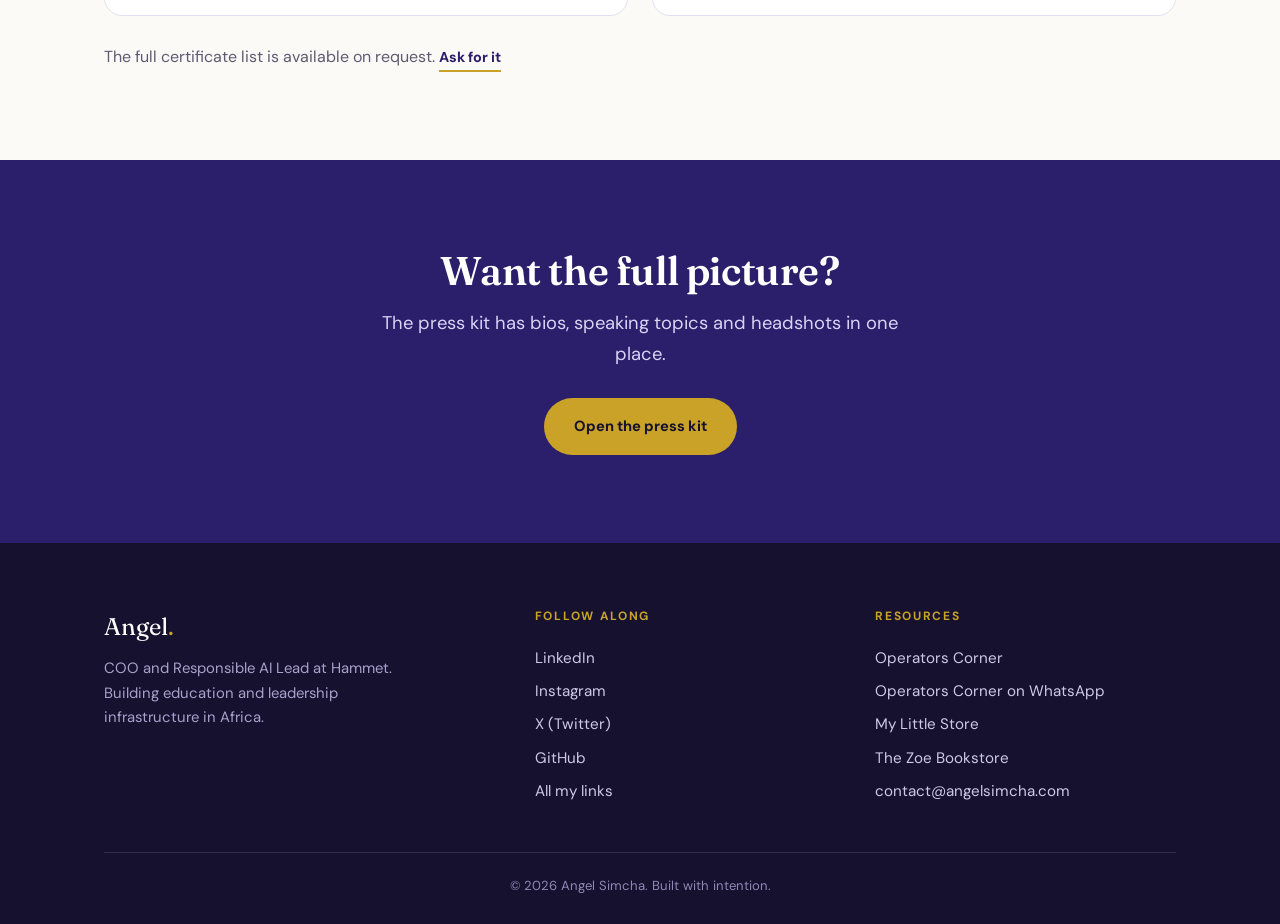
<file: credentials.html>
<!DOCTYPE html>
<html lang="en" class="no-js">
<head>
  <meta charset="UTF-8" />
  <meta name="viewport" content="width=device-width, initial-scale=1.0" />
  <title>Credentials | Angel Simcha</title>
  <meta name="description" content="Education, fellowships, leadership programmes, certifications and roles held by Angel Simcha." />
  <link rel="canonical" href="https://angelsimcha.com/credentials" />
  <meta property="og:title" content="Credentials | Angel Simcha" />
  <meta property="og:description" content="Education, fellowships, programmes, certifications and roles." />
  <meta property="og:image" content="https://angelsimcha.com/images/angel-portrait.jpg" />
  <link rel="icon" href="favicon.svg" type="image/svg+xml" />
  <link rel="preconnect" href="https://fonts.googleapis.com" />
  <link rel="preconnect" href="https://fonts.gstatic.com" crossorigin />
  <link href="https://fonts.googleapis.com/css2?family=DM+Sans:wght@400;500;700&family=Fraunces:ital,wght@0,600;0,700;1,600&display=swap" rel="stylesheet" />
  <link rel="stylesheet" href="style.css" />
  <script>document.documentElement.classList.remove('no-js');</script>
</head>
<body>
<header id="site-nav"></header>

<section class="page-head">
  <div class="wrap">
    <span class="kicker">Credentials</span>
    <h1>Learning is a practice, not a phase.</h1>
    <p>The programmes, fellowships and certifications behind how I lead and build.</p>
  </div>
</section>

<!-- EXPERIENCE -->
<section>
  <div class="wrap">
    <div class="grid-2" style="gap:64px; align-items:start;">
      <div>
        <div class="section-head reveal">
          <span class="kicker">Experience</span>
          <h2>Roles I hold today.</h2>
        </div>
        <div class="timeline">
          <div class="tl-item reveal">
            <div class="when">2025 to present</div>
            <h3>Co-founder, COO and Responsible AI Lead, Hammet</h3>
            <p>I lead product, curriculum and operations, and own the Responsible AI roadmap for an AI Career Pathway Platform serving young Africans.</p>
          </div>
          <div class="tl-item reveal">
            <div class="when">2026</div>
            <h3>Head of Operations, Lagos AI Career Experience</h3>
            <p>Led the Operations and Guest Experience team across eight departments, built the members hub, and facilitated a certification course.</p>
          </div>
          <div class="tl-item reveal">
            <div class="when">2025 to present</div>
            <h3>Founder and Executive Director, Operators Corner</h3>
            <p>A leadership development platform building toward 1 million leaders.</p>
          </div>
          <div class="tl-item reveal">
            <div class="when">2025 to present</div>
            <h3>Co-founder and Managing Partner, WittyLTD</h3>
            <p>A financial media company behind the Mental Models Podcast and the Witty Investment Association.</p>
          </div>
          <div class="tl-item reveal">
            <div class="when">2023 to present</div>
            <h3>Co-founder and COO, Konoha University</h3>
            <p>A digital campus and learning community. Also Operations Manager of the Konoha Financial Community since 2024.</p>
          </div>
        </div>
      </div>

      <div>
        <div class="section-head reveal">
          <span class="kicker">Education</span>
          <h2>Where I study.</h2>
        </div>
        <div class="card reveal" style="margin-bottom:20px;">
          <span class="tag">Degree</span>
          <h3>BSc Psychology, University of Lagos</h3>
          <p class="meta">Final year</p>
          <p>Studying how people think, decide and behave, which turns out to be directly useful for building products and running organisations.</p>
        </div>
        <div class="card reveal" style="--d:80ms">
          <span class="tag gold">Fellowship</span>
          <h3>YALI Fellow</h3>
          <p>Young African Leaders Initiative, recognising emerging leaders driving change across Africa.</p>
        </div>
      </div>
    </div>
  </div>
</section>

<!-- PROGRAMMES -->
<section class="band-lav">
  <div class="wrap">
    <div class="section-head reveal">
      <span class="kicker">Programmes and fellowships</span>
      <h2>Leadership and AI training.</h2>
    </div>
    <div class="grid-3">
      <div class="card reveal">
        <div class="card-icon">F</div>
        <h3>The Fort Institute Leadership Programme</h3>
        <p class="meta">Cohort 7 &middot; Deputy Governor, Fort 34</p>
        <p>An intensive leadership programme with a community capstone project and a governance structure run by the cohort.</p>
      </div>
      <div class="card reveal" style="--d:80ms">
        <div class="card-icon gold">E</div>
        <h3>Emerging Leaders Collective</h3>
        <p class="meta">24-week coaching and mentorship programme</p>
        <p>Structured mentorship, an execution blueprint and an accountability network of emerging leaders.</p>
      </div>
      <div class="card reveal" style="--d:160ms">
        <div class="card-icon">I</div>
        <h3>Intensive Leadership and Spiritual Discipleship Program</h3>
        <p class="meta">ILDP 5.0 &middot; Kingdom Leaders Global Alliance</p>
        <p>A 16-week programme on leadership consciousness, consecration and commissioning in the marketplace.</p>
      </div>
      <div class="card reveal">
        <div class="card-icon">A</div>
        <h3>AI Ethics and Governance (BAFAI)</h3>
        <p class="meta">12-week course</p>
        <p>Applied every week to Hammet's work: a lesson content checklist, a Responsible AI roadmap and a curriculum sourcing record.</p>
      </div>
    </div>
  </div>
</section>

<!-- CERTIFICATIONS -->
<section>
  <div class="wrap">
    <div class="section-head reveal">
      <span class="kicker">Certifications</span>
      <h2>40+ certifications and 50+ executive programmes.</h2>
      <p>Structured training in leadership, operations, team building, organisational culture, AI application and management systems. A selection:</p>
    </div>
    <div class="grid-2">
      <div class="card reveal">
        <span class="tag">Project management</span>
        <h3>Google Project Management Certificate</h3>
        <p>Training in project planning, execution and stakeholder management. The methodology underpins how I run every operation I touch.</p>
      </div>
      <div class="card reveal" style="--d:80ms">
        <span class="tag">Responsible AI</span>
        <h3>AI Ethics and Governance</h3>
        <p>Risk identification in AI systems, bias case studies and governance frameworks, applied to AI education.</p>
      </div>
      <div class="card reveal" style="--d:160ms">
        <span class="tag gold">Grant</span>
        <h3>ELC 2026 Small Business Grantee</h3>
        <p>Selected by the Emerging Leaders Collective as a 2026 small business grantee for Hammet Limited.</p>
      </div>
      <div class="card reveal" style="--d:240ms">
        <span class="tag">Counselling</span>
        <h3>Certified Christian Professional Counsellor (CCPC)</h3>
        <p>Professional counselling certification that informs how I lead, coach and support people.</p>
      </div>
    </div>
    <p class="reveal" style="margin-top:28px;">The full certificate list is available on request. <a href="contact.html" class="link-arrow" style="margin-top:0;">Ask for it</a></p>
  </div>
</section>

<section class="band-indigo cta">
  <div class="wrap reveal">
    <h2>Want the full picture?</h2>
    <p class="lead">The press kit has bios, speaking topics and headshots in one place.</p>
    <div class="btn-row"><a href="press-kit.html" class="btn btn-gold">Open the press kit</a></div>
  </div>
</section>

<footer id="site-footer"></footer>
<script src="gallery-data.js"></script>
<script src="site.js"></script>
</body>
</html>
</file>
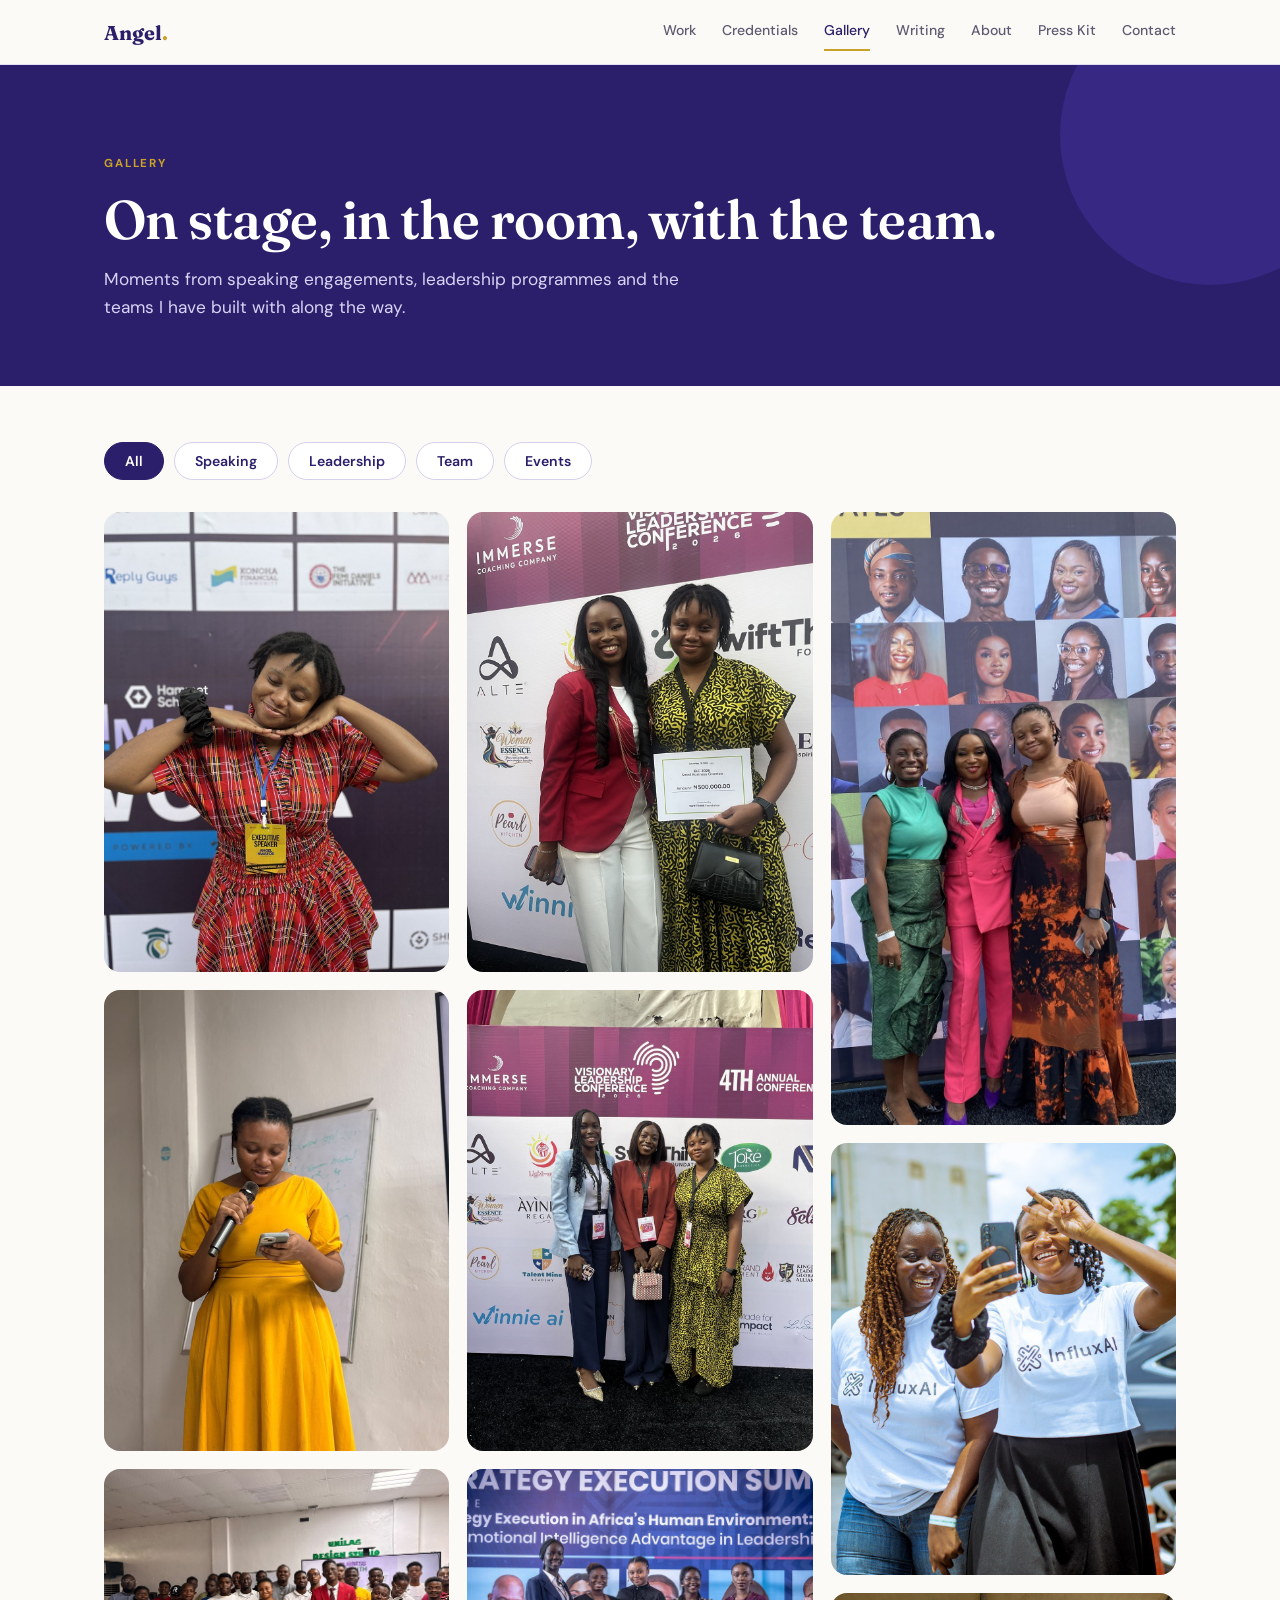
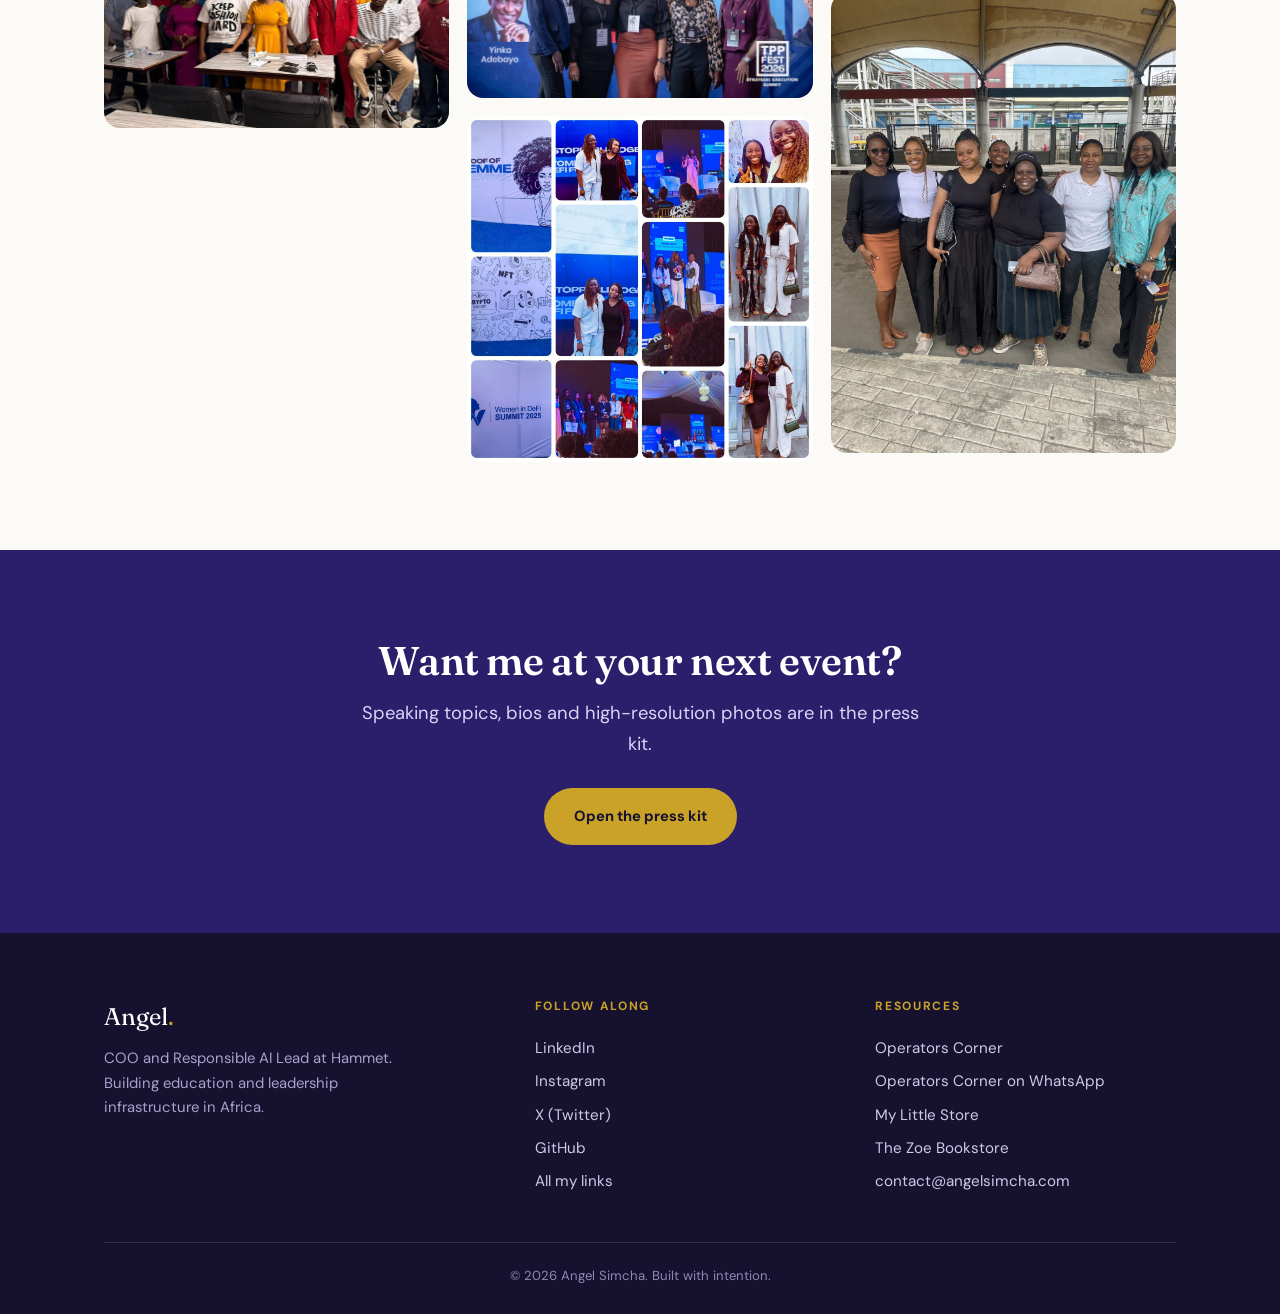
<file: gallery.html>
<!DOCTYPE html>
<html lang="en" class="no-js">
<head>
  <meta charset="UTF-8" />
  <meta name="viewport" content="width=device-width, initial-scale=1.0" />
  <title>Gallery | Angel Simcha</title>
  <meta name="description" content="Photos of Angel Simcha speaking, leading and working with teams across Hammet, Operators Corner, LACE and community events." />
  <link rel="canonical" href="https://angelsimcha.com/gallery" />
  <meta property="og:title" content="Gallery | Angel Simcha" />
  <meta property="og:description" content="Speaking, leadership and team moments." />
  <meta property="og:image" content="https://angelsimcha.com/images/angel-portrait.jpg" />
  <link rel="icon" href="favicon.svg" type="image/svg+xml" />
  <link rel="preconnect" href="https://fonts.googleapis.com" />
  <link rel="preconnect" href="https://fonts.gstatic.com" crossorigin />
  <link href="https://fonts.googleapis.com/css2?family=DM+Sans:wght@400;500;700&family=Fraunces:ital,wght@0,600;0,700;1,600&display=swap" rel="stylesheet" />
  <link rel="stylesheet" href="style.css" />
  <script>document.documentElement.classList.remove('no-js');</script>
</head>
<body>
<header id="site-nav"></header>

<section class="page-head">
  <div class="wrap">
    <span class="kicker">Gallery</span>
    <h1>On stage, in the room, with the team.</h1>
    <p>Moments from speaking engagements, leadership programmes and the teams I have built with along the way.</p>
  </div>
</section>

<section style="padding-top:56px;">
  <div class="wrap">
    <div class="filters" id="gallery-filters" role="group" aria-label="Filter photos"></div>
    <div class="masonry" id="gallery-grid"></div>
  </div>
</section>

<section class="band-indigo cta">
  <div class="wrap reveal">
    <h2>Want me at your next event?</h2>
    <p class="lead">Speaking topics, bios and high-resolution photos are in the press kit.</p>
    <div class="btn-row"><a href="press-kit.html" class="btn btn-gold">Open the press kit</a></div>
  </div>
</section>

<footer id="site-footer"></footer>
<script src="gallery-data.js"></script>
<script src="site.js"></script>
</body>
</html>
</file>
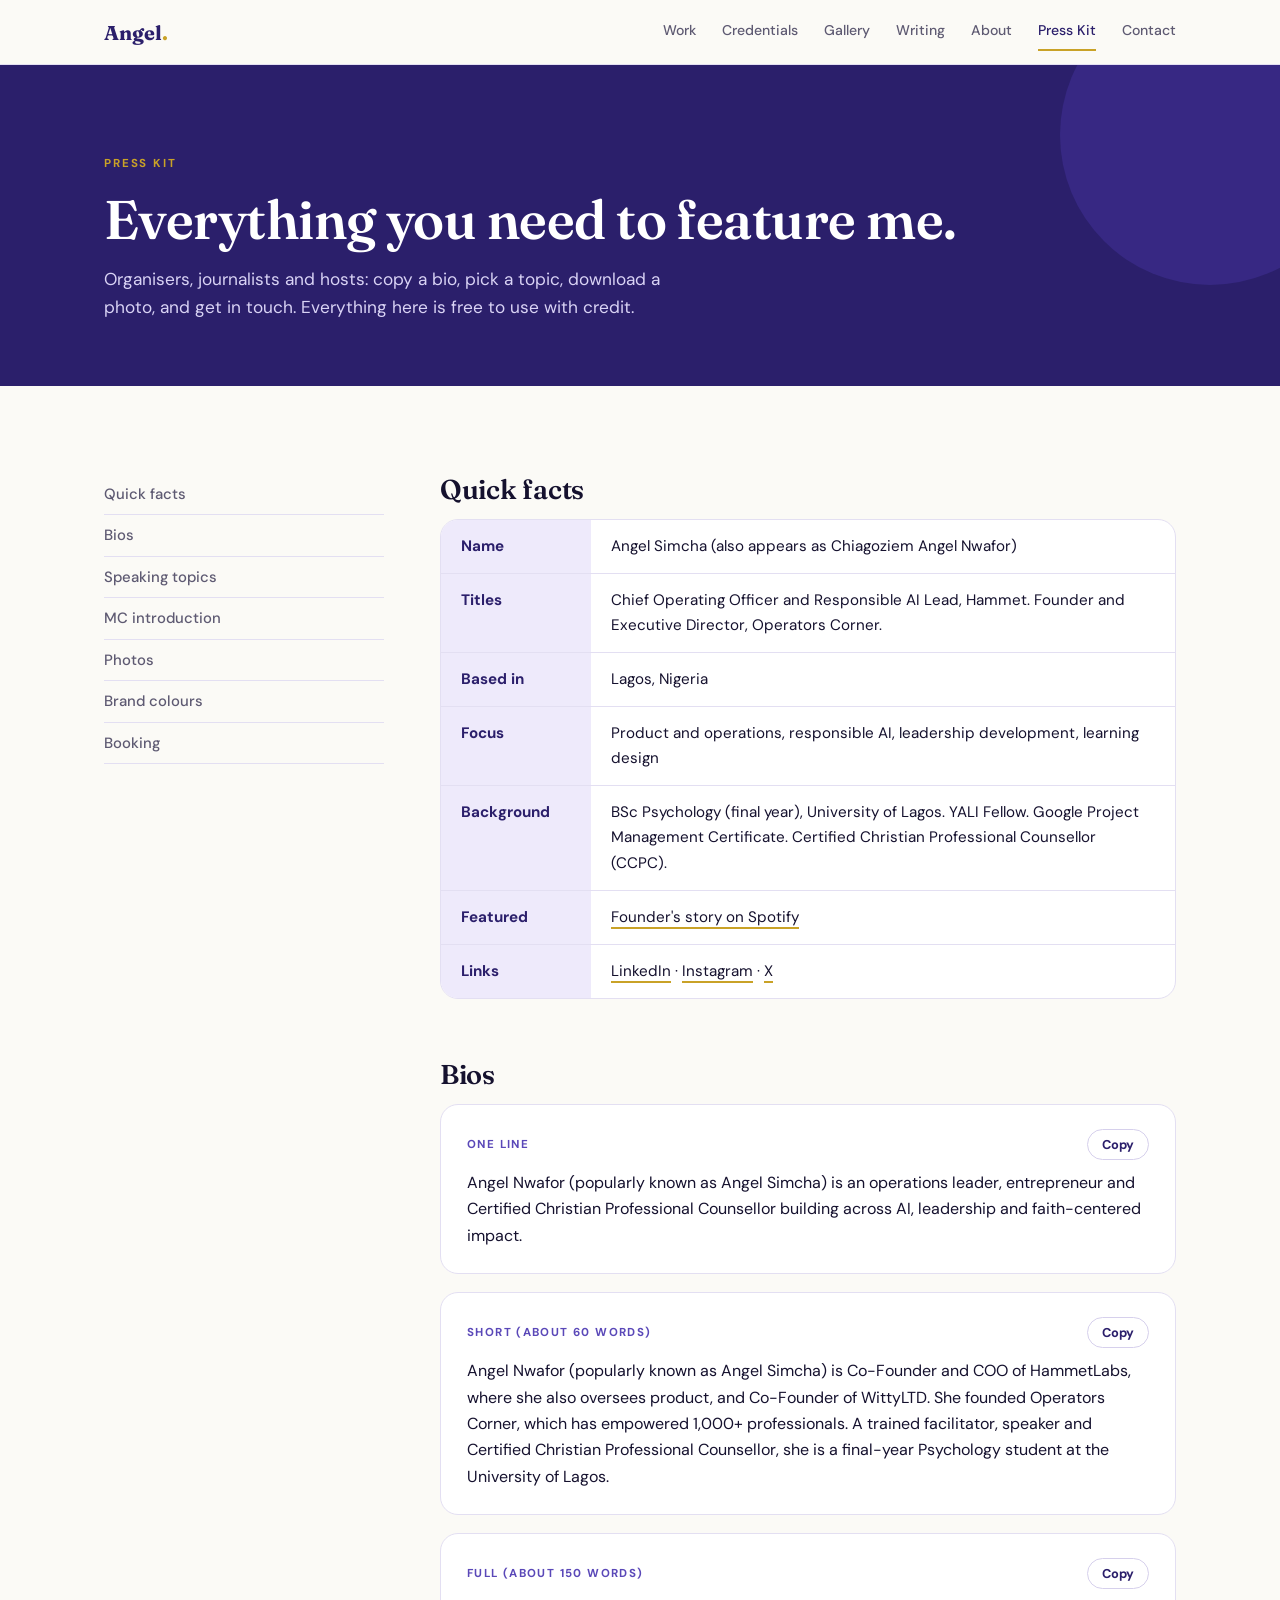
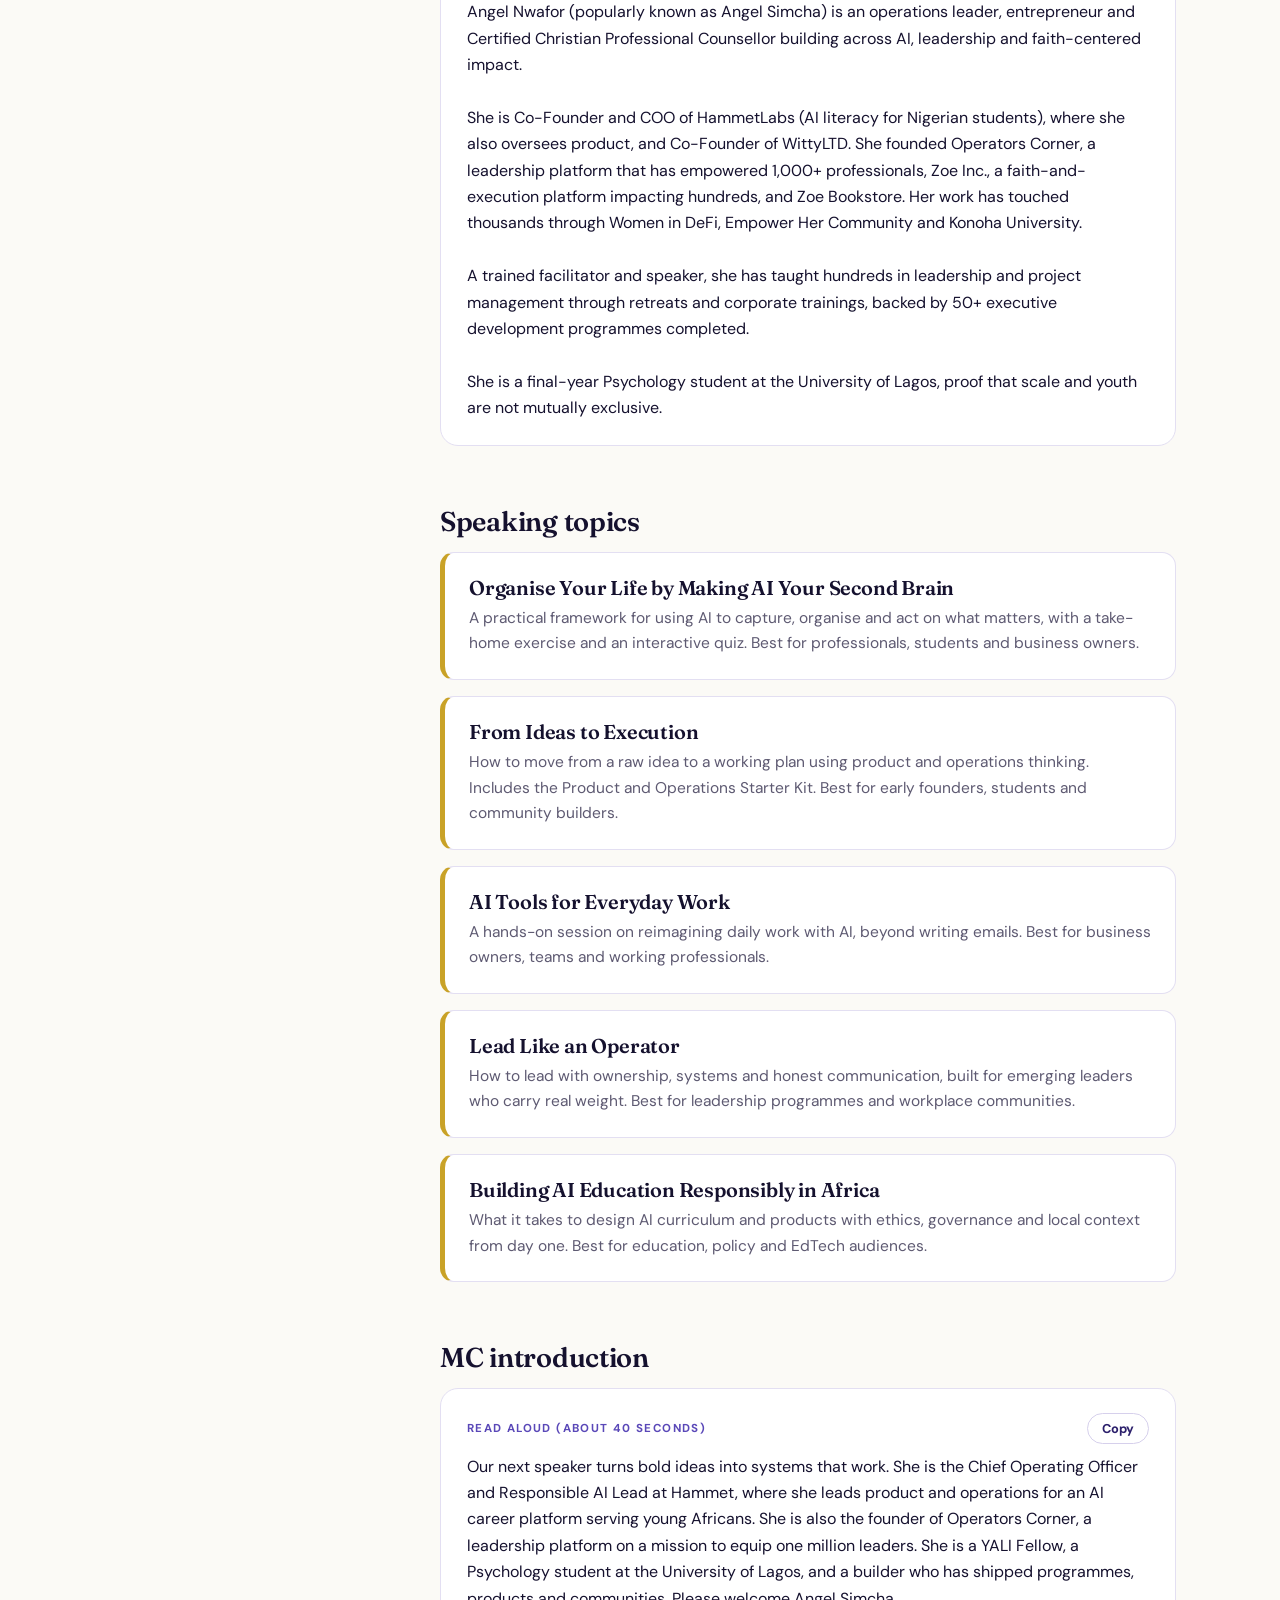
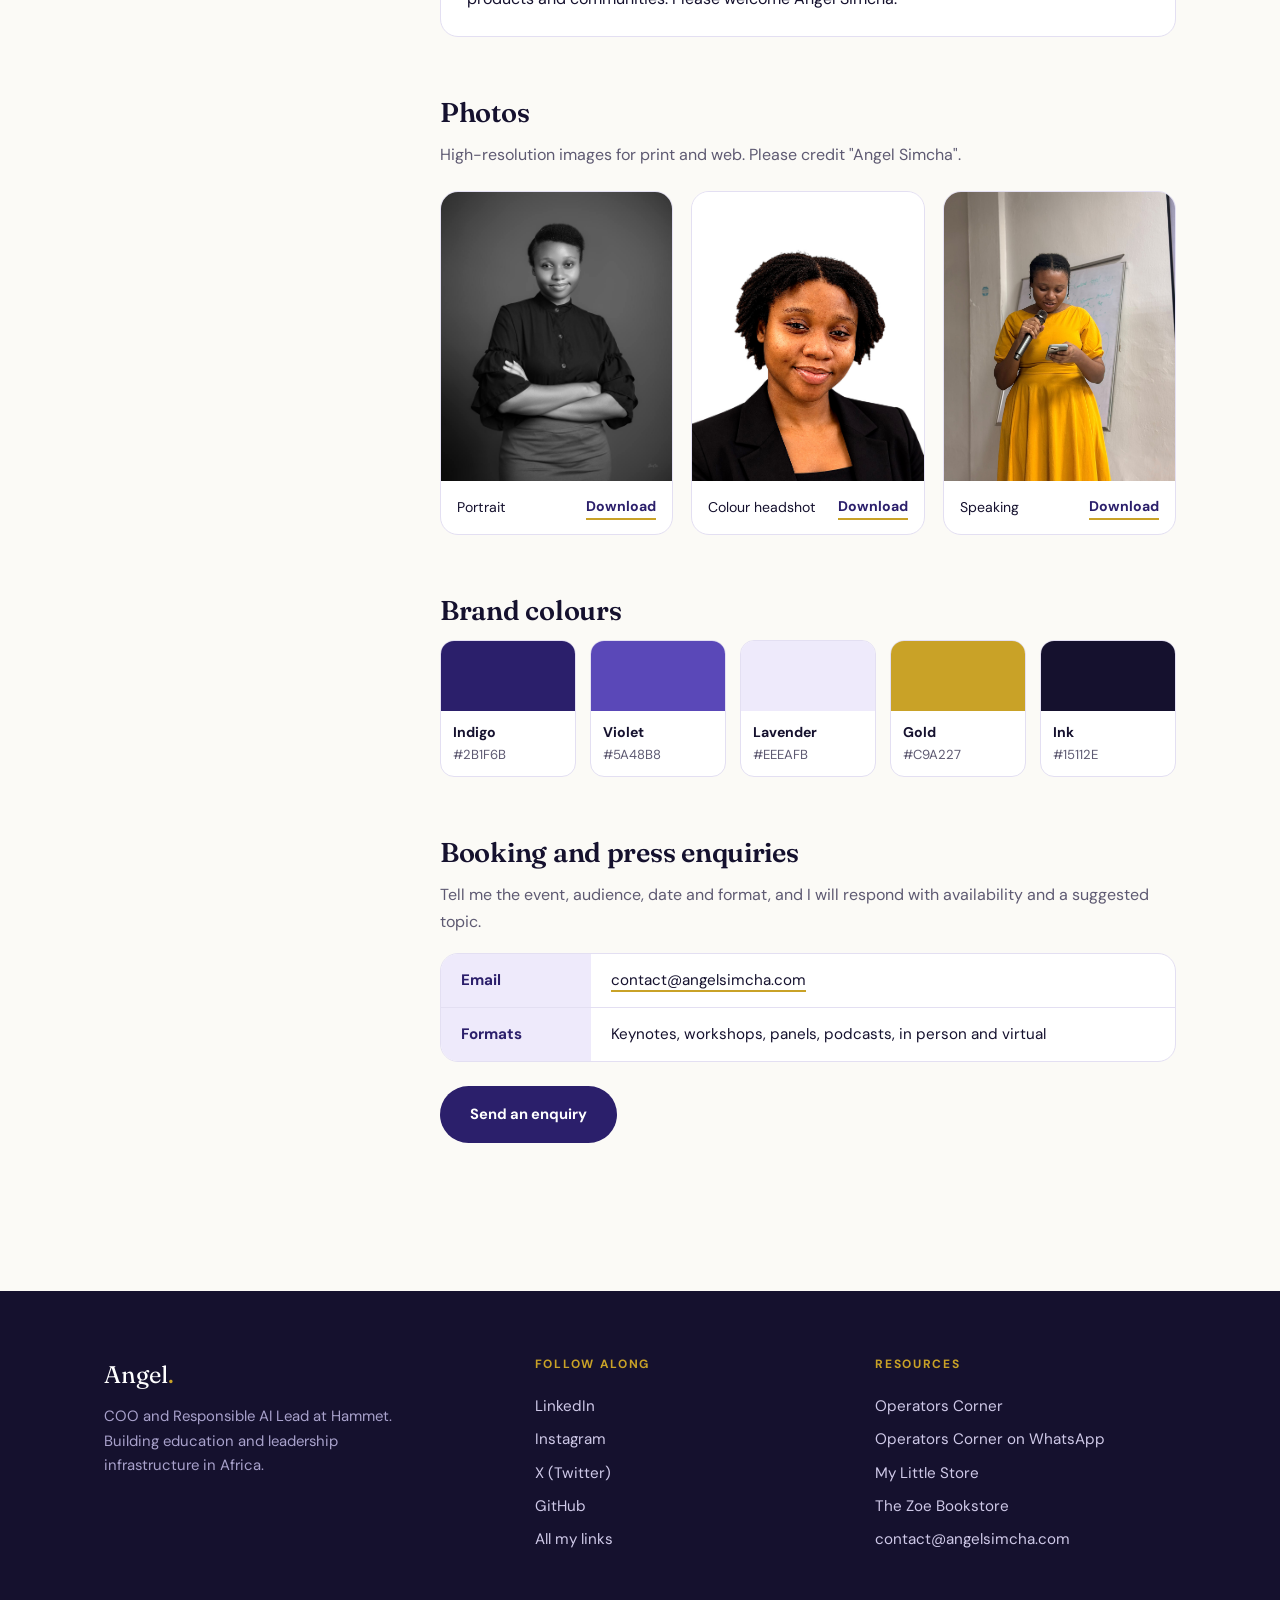
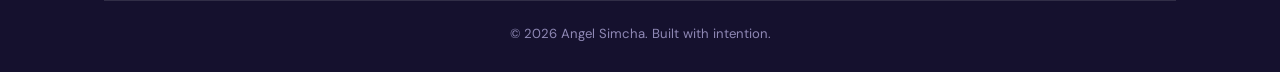
<file: press-kit.html>
<!DOCTYPE html>
<html lang="en" class="no-js">
<head>
  <meta charset="UTF-8" />
  <meta name="viewport" content="width=device-width, initial-scale=1.0" />
  <title>Press Kit | Angel Simcha</title>
  <meta name="description" content="Press kit for Angel Simcha: bios, speaking topics, an MC introduction, headshots, brand colours and booking details." />
  <link rel="canonical" href="https://angelsimcha.com/press-kit" />
  <meta property="og:title" content="Press Kit | Angel Simcha" />
  <meta property="og:description" content="Bios, speaking topics, headshots and booking details." />
  <meta property="og:image" content="https://angelsimcha.com/images/angel-portrait.jpg" />
  <link rel="icon" href="favicon.svg" type="image/svg+xml" />
  <link rel="preconnect" href="https://fonts.googleapis.com" />
  <link rel="preconnect" href="https://fonts.gstatic.com" crossorigin />
  <link href="https://fonts.googleapis.com/css2?family=DM+Sans:wght@400;500;700&family=Fraunces:ital,wght@0,600;0,700;1,600&display=swap" rel="stylesheet" />
  <link rel="stylesheet" href="style.css" />
  <script>document.documentElement.classList.remove('no-js');</script>
</head>
<body>
<header id="site-nav"></header>

<section class="page-head">
  <div class="wrap">
    <span class="kicker">Press Kit</span>
    <h1>Everything you need to feature me.</h1>
    <p>Organisers, journalists and hosts: copy a bio, pick a topic, download a photo, and get in touch. Everything here is free to use with credit.</p>
  </div>
</section>

<section>
  <div class="wrap kit-grid">

    <aside class="kit-aside">
      <div class="nav-list">
        <a href="#facts">Quick facts</a>
        <a href="#bios">Bios</a>
        <a href="#speaking">Speaking topics</a>
        <a href="#intro">MC introduction</a>
        <a href="#photos">Photos</a>
        <a href="#brand">Brand colours</a>
        <a href="#booking">Booking</a>
      </div>
    </aside>

    <div>

      <div class="kit-block" id="facts">
        <h2>Quick facts</h2>
        <dl class="facts">
          <dt>Name</dt><dd>Angel Simcha (also appears as Chiagoziem Angel Nwafor)</dd>
          <dt>Titles</dt><dd>Chief Operating Officer and Responsible AI Lead, Hammet. Founder and Executive Director, Operators Corner.</dd>
          <dt>Based in</dt><dd>Lagos, Nigeria</dd>
          <dt>Focus</dt><dd>Product and operations, responsible AI, leadership development, learning design</dd>
          <dt>Background</dt><dd>BSc Psychology (final year), University of Lagos. YALI Fellow. Google Project Management Certificate. Certified Christian Professional Counsellor (CCPC).</dd>
          <dt>Featured</dt><dd><a href="https://open.spotify.com/episode/3Mn64QEmgrMX4lv2ke2xsA" target="_blank" rel="noopener" style="border-bottom:2px solid var(--gold);">Founder's story on Spotify</a></dd>
          <dt>Links</dt><dd><a href="https://www.linkedin.com/in/angel-nwafor" target="_blank" rel="noopener" style="border-bottom:2px solid var(--gold);">LinkedIn</a> &middot; <a href="https://instagram.com/theangelsimcha" target="_blank" rel="noopener" style="border-bottom:2px solid var(--gold);">Instagram</a> &middot; <a href="https://x.com/theangelsimcha" target="_blank" rel="noopener" style="border-bottom:2px solid var(--gold);">X</a></dd>
        </dl>
      </div>

      <div class="kit-block" id="bios">
        <h2>Bios</h2>
        <div class="bio-box">
          <div class="bio-top"><span class="bio-label">One line</span><button class="copy-btn" data-copy="#bio-one">Copy</button></div>
          <p id="bio-one">Angel Nwafor (popularly known as Angel Simcha) is an operations leader, entrepreneur and Certified Christian Professional Counsellor building across AI, leadership and faith-centered impact.</p>
        </div>
        <div class="bio-box">
          <div class="bio-top"><span class="bio-label">Short (about 60 words)</span><button class="copy-btn" data-copy="#bio-short">Copy</button></div>
          <p id="bio-short">Angel Nwafor (popularly known as Angel Simcha) is Co-Founder and COO of HammetLabs, where she also oversees product, and Co-Founder of WittyLTD. She founded Operators Corner, which has empowered 1,000+ professionals. A trained facilitator, speaker and Certified Christian Professional Counsellor, she is a final-year Psychology student at the University of Lagos.</p>
        </div>
        <div class="bio-box">
          <div class="bio-top"><span class="bio-label">Full (about 150 words)</span><button class="copy-btn" data-copy="#bio-full">Copy</button></div>
          <p id="bio-full">Angel Nwafor (popularly known as Angel Simcha) is an operations leader, entrepreneur and Certified Christian Professional Counsellor building across AI, leadership and faith-centered impact.<br /><br />She is Co-Founder and COO of HammetLabs (AI literacy for Nigerian students), where she also oversees product, and Co-Founder of WittyLTD. She founded Operators Corner, a leadership platform that has empowered 1,000+ professionals, Zoe Inc., a faith-and-execution platform impacting hundreds, and Zoe Bookstore. Her work has touched thousands through Women in DeFi, Empower Her Community and Konoha University.<br /><br />A trained facilitator and speaker, she has taught hundreds in leadership and project management through retreats and corporate trainings, backed by 50+ executive development programmes completed.<br /><br />She is a final-year Psychology student at the University of Lagos, proof that scale and youth are not mutually exclusive.</p>
        </div>
      </div>

      <div class="kit-block" id="speaking">
        <h2>Speaking topics</h2>
        <div class="topic reveal">
          <h3>Organise Your Life by Making AI Your Second Brain</h3>
          <p>A practical framework for using AI to capture, organise and act on what matters, with a take-home exercise and an interactive quiz. Best for professionals, students and business owners.</p>
        </div>
        <div class="topic reveal">
          <h3>From Ideas to Execution</h3>
          <p>How to move from a raw idea to a working plan using product and operations thinking. Includes the Product and Operations Starter Kit. Best for early founders, students and community builders.</p>
        </div>
        <div class="topic reveal">
          <h3>AI Tools for Everyday Work</h3>
          <p>A hands-on session on reimagining daily work with AI, beyond writing emails. Best for business owners, teams and working professionals.</p>
        </div>
        <div class="topic reveal">
          <h3>Lead Like an Operator</h3>
          <p>How to lead with ownership, systems and honest communication, built for emerging leaders who carry real weight. Best for leadership programmes and workplace communities.</p>
        </div>
        <div class="topic reveal">
          <h3>Building AI Education Responsibly in Africa</h3>
          <p>What it takes to design AI curriculum and products with ethics, governance and local context from day one. Best for education, policy and EdTech audiences.</p>
        </div>
      </div>

      <div class="kit-block" id="intro">
        <h2>MC introduction</h2>
        <div class="bio-box">
          <div class="bio-top"><span class="bio-label">Read aloud (about 40 seconds)</span><button class="copy-btn" data-copy="#mc-intro">Copy</button></div>
          <p id="mc-intro">Our next speaker turns bold ideas into systems that work. She is the Chief Operating Officer and Responsible AI Lead at Hammet, where she leads product and operations for an AI career platform serving young Africans. She is also the founder of Operators Corner, a leadership platform on a mission to equip one million leaders. She is a YALI Fellow, a Psychology student at the University of Lagos, and a builder who has shipped programmes, products and communities. Please welcome Angel Simcha.</p>
        </div>
      </div>

      <div class="kit-block" id="photos">
        <h2>Photos</h2>
        <p style="margin-bottom:22px;">High-resolution images for print and web. Please credit "Angel Simcha".</p>
        <div class="photo-slots">
          <div class="photo-slot">
            <div class="ps-img"><span>Headshot</span><img src="images/press/headshot-portrait.jpg" alt="" data-fallback /></div>
            <div class="ps-meta"><span>Portrait</span><a href="images/press/headshot-portrait.jpg" download>Download</a></div>
          </div>
          <div class="photo-slot">
            <div class="ps-img"><span>Headshot</span><img src="images/press/headshot-colour.jpg" alt="" data-fallback /></div>
            <div class="ps-meta"><span>Colour headshot</span><a href="images/press/headshot-colour.jpg" download>Download</a></div>
          </div>
          <div class="photo-slot">
            <div class="ps-img"><span>On stage</span><img src="images/press/on-stage.jpg" alt="" data-fallback /></div>
            <div class="ps-meta"><span>Speaking</span><a href="images/press/on-stage.jpg" download>Download</a></div>
          </div>
        </div>
      </div>

      <div class="kit-block" id="brand">
        <h2>Brand colours</h2>
        <div class="swatches">
          <div class="swatch"><i style="background:#2B1F6B"></i><div><b>Indigo</b>#2B1F6B</div></div>
          <div class="swatch"><i style="background:#5A48B8"></i><div><b>Violet</b>#5A48B8</div></div>
          <div class="swatch"><i style="background:#EEEAFB"></i><div><b>Lavender</b>#EEEAFB</div></div>
          <div class="swatch"><i style="background:#C9A227"></i><div><b>Gold</b>#C9A227</div></div>
          <div class="swatch"><i style="background:#15112E"></i><div><b>Ink</b>#15112E</div></div>
        </div>
      </div>

      <div class="kit-block" id="booking">
        <h2>Booking and press enquiries</h2>
        <p style="margin-bottom:18px;">Tell me the event, audience, date and format, and I will respond with availability and a suggested topic.</p>
        <dl class="facts" style="margin-bottom:24px;">
          <dt>Email</dt><dd><a href="mailto:contact@angelsimcha.com" style="border-bottom:2px solid var(--gold);">contact@angelsimcha.com</a></dd>
          <dt>Formats</dt><dd>Keynotes, workshops, panels, podcasts, in person and virtual</dd>
        </dl>
        <a href="contact.html" class="btn btn-indigo">Send an enquiry</a>
      </div>

    </div>
  </div>
</section>

<footer id="site-footer"></footer>
<script src="gallery-data.js"></script>
<script src="site.js"></script>
</body>
</html>
</file>
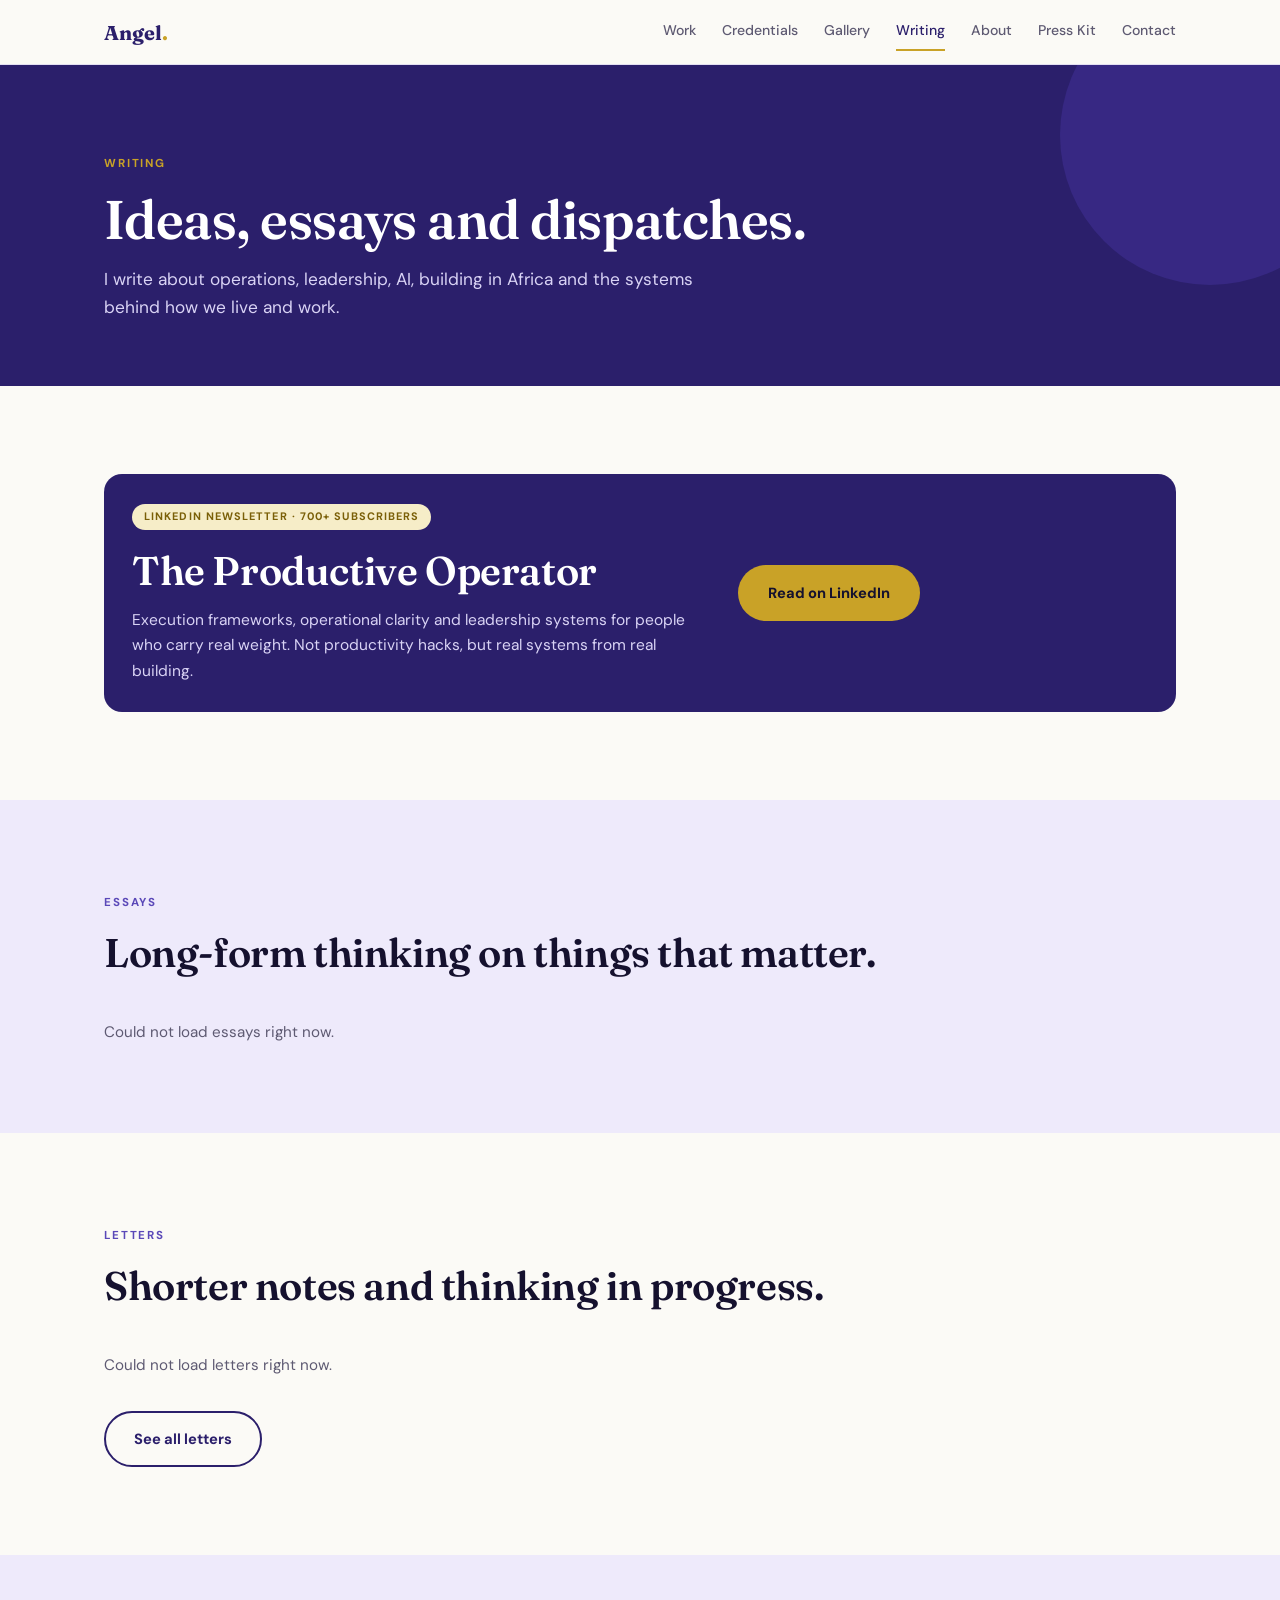
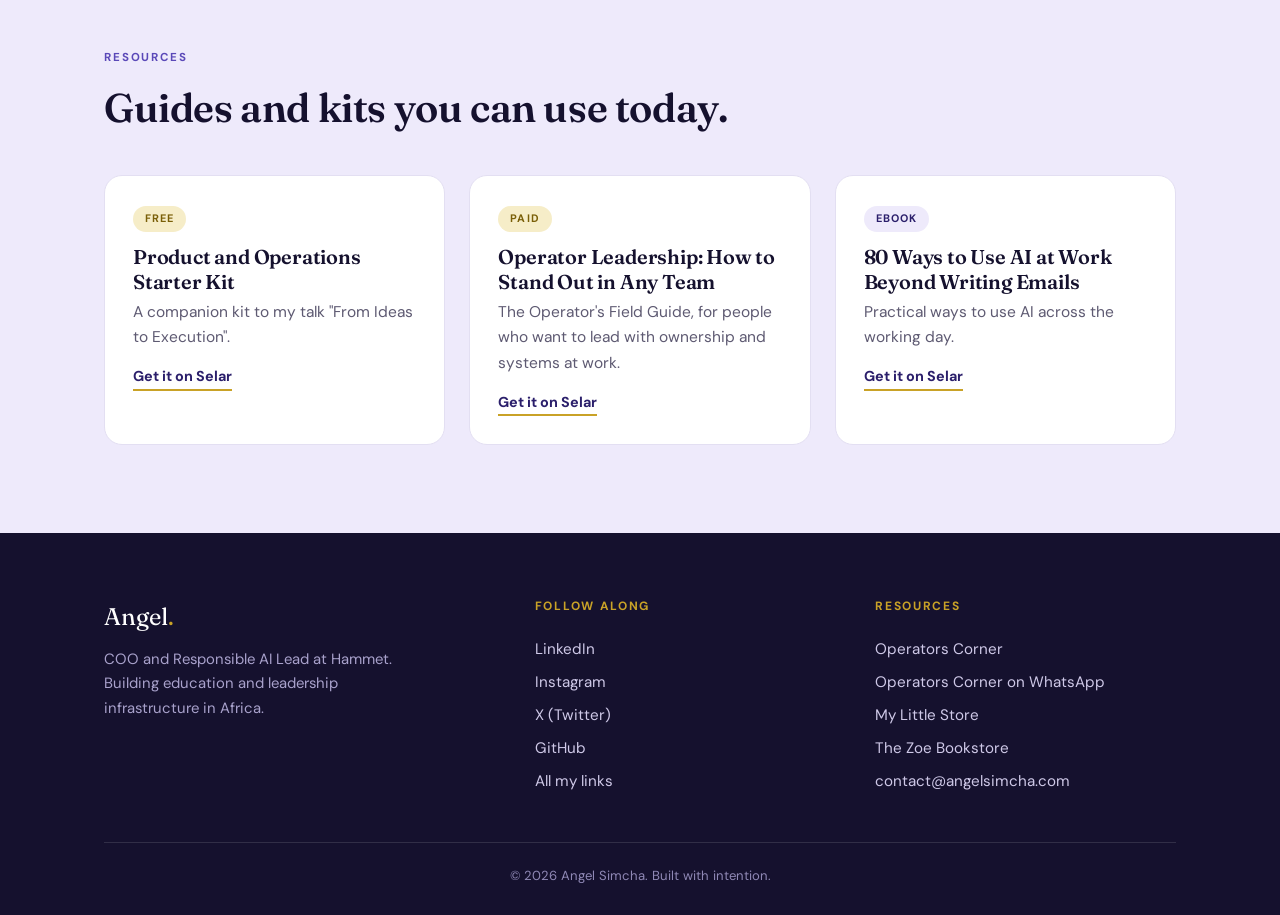
<file: writing.html>
<!DOCTYPE html>
<html lang="en" class="no-js">
<head>
  <meta charset="UTF-8" />
  <meta name="viewport" content="width=device-width, initial-scale=1.0" />
  <title>Writing | Angel Simcha</title>
  <meta name="description" content="Essays, letters and free resources from Angel Simcha on operations, leadership, AI and building in Africa." />
  <link rel="canonical" href="https://angelsimcha.com/writing" />
  <meta property="og:title" content="Writing | Angel Simcha" />
  <meta property="og:description" content="Essays, letters and resources on operations, leadership and AI." />
  <meta property="og:image" content="https://angelsimcha.com/images/angel-portrait.jpg" />
  <link rel="icon" href="favicon.svg" type="image/svg+xml" />
  <link rel="preconnect" href="https://fonts.googleapis.com" />
  <link rel="preconnect" href="https://fonts.gstatic.com" crossorigin />
  <link href="https://fonts.googleapis.com/css2?family=DM+Sans:wght@400;500;700&family=Fraunces:ital,wght@0,600;0,700;1,600&display=swap" rel="stylesheet" />
  <link rel="stylesheet" href="style.css" />
  <style>
    .post-card a { display: block; }
    .post-card h3 { border-bottom: 2px solid var(--gold); display: inline; }
    .post-card .meta { margin: 10px 0 6px; color: var(--gray); font-weight: 500; }
    .post-card .excerpt { font-size: 0.97rem; }
    .muted { color: var(--gray); font-size: 0.95rem; }
  </style>
  <script>document.documentElement.classList.remove('no-js');</script>
</head>
<body>
<header id="site-nav"></header>

<section class="page-head">
  <div class="wrap">
    <span class="kicker">Writing</span>
    <h1>Ideas, essays and dispatches.</h1>
    <p>I write about operations, leadership, AI, building in Africa and the systems behind how we live and work.</p>
  </div>
</section>

<!-- NEWSLETTER -->
<section>
  <div class="wrap">
    <div class="card reveal" style="background:var(--indigo); border:0; display:grid; grid-template-columns:1.4fr 1fr; gap:32px; align-items:center;">
      <div>
        <span class="tag gold">LinkedIn newsletter &middot; 700+ subscribers</span>
        <h2 style="color:var(--white); margin-top:6px;">The Productive Operator</h2>
        <p style="color:#D9D3F5;">Execution frameworks, operational clarity and leadership systems for people who carry real weight. Not productivity hacks, but real systems from real building.</p>
      </div>
      <div style="text-align:left;">
        <a href="https://www.linkedin.com/newsletters/the-productive-operator-7242558120990789632" target="_blank" rel="noopener" class="btn btn-gold">Read on LinkedIn</a>
      </div>
    </div>
  </div>
</section>

<!-- ESSAYS -->
<section class="band-lav">
  <div class="wrap">
    <div class="section-head reveal">
      <span class="kicker">Essays</span>
      <h2>Long-form thinking on things that matter.</h2>
    </div>
    <div class="grid-2" id="essay-list"><p class="muted">Loading essays...</p></div>
  </div>
</section>

<!-- BLOG -->
<section>
  <div class="wrap">
    <div class="section-head reveal">
      <span class="kicker">Letters</span>
      <h2>Shorter notes and thinking in progress.</h2>
    </div>
    <div class="grid-3" id="blog-list"><p class="muted">Loading letters...</p></div>
    <div style="margin-top:32px;"><a href="https://blog.angelsimcha.com" target="_blank" rel="noopener" class="btn btn-outline">See all letters</a></div>
  </div>
</section>

<!-- FREE RESOURCES -->
<section class="band-lav">
  <div class="wrap">
    <div class="section-head reveal">
      <span class="kicker">Resources</span>
      <h2>Guides and kits you can use today.</h2>
    </div>
    <div class="grid-3">
      <div class="card reveal"><span class="tag gold">Free</span><h3>Product and Operations Starter Kit</h3><p>A companion kit to my talk "From Ideas to Execution".</p><a class="link-arrow" href="https://selar.com/m/angelsimcha" target="_blank" rel="noopener">Get it on Selar</a></div>
      <div class="card reveal" style="--d:80ms"><span class="tag gold">Paid</span><h3>Operator Leadership: How to Stand Out in Any Team</h3><p>The Operator's Field Guide, for people who want to lead with ownership and systems at work.</p><a class="link-arrow" href="https://selar.com/m/angelsimcha" target="_blank" rel="noopener">Get it on Selar</a></div>
      <div class="card reveal" style="--d:160ms"><span class="tag">Ebook</span><h3>80 Ways to Use AI at Work Beyond Writing Emails</h3><p>Practical ways to use AI across the working day.</p><a class="link-arrow" href="https://selar.com/m/angelsimcha" target="_blank" rel="noopener">Get it on Selar</a></div>
    </div>
  </div>
</section>

<footer id="site-footer"></footer>
<script src="gallery-data.js"></script>
<script src="site.js"></script>
<script>
  function esc(s) {
    return String(s == null ? '' : s).replace(/&/g, '&amp;').replace(/</g, '&lt;').replace(/>/g, '&gt;').replace(/"/g, '&quot;');
  }
  function stripHtml(html) {
    var tmp = document.createElement('div');
    tmp.innerHTML = html;
    return tmp.textContent || tmp.innerText || '';
  }
  function fmtDate(d) {
    return d ? new Date(d).toLocaleDateString('en-GB', { month: 'long', year: 'numeric' }) : '';
  }
  function safeUrl(u) {
    return /^https?:\/\//i.test(u) ? u : '#';
  }

  // Essays from Sanity
  var PROJECT_ID = 'ck8qyryn';
  var QUERY = encodeURIComponent('*[_type == "essay"] | order(publishedAt desc) { title, "slug": slug.current, publishedAt, excerpt, readTime, externalUrl, category }');
  fetch('https://' + PROJECT_ID + '.api.sanity.io/v2024-01-01/data/query/production?query=' + QUERY)
    .then(function (r) { return r.json(); })
    .then(function (data) {
      var result = data.result;
      var box = document.getElementById('essay-list');
      if (!result || !result.length) { box.innerHTML = '<p class="muted">No essays published yet.</p>'; return; }
      box.innerHTML = result.map(function (e, i) {
        var read = e.readTime ? ' &middot; ' + esc(e.readTime) + ' min read' : '';
        var href = e.externalUrl ? safeUrl(e.externalUrl) : 'https://essay.angelsimcha.com/essays/' + encodeURIComponent(e.slug);
        var ext = e.externalUrl ? ' target="_blank" rel="noopener noreferrer"' : '';
        return '<div class="card post-card reveal" style="--d:' + ((i % 4) * 60) + 'ms"><a href="' + esc(href) + '"' + ext + '>' +
          '<h3>' + esc(e.title) + (e.externalUrl ? ' &#8599;' : '') + '</h3>' +
          '<p class="meta">' + esc(fmtDate(e.publishedAt)) + read + '</p>' +
          '<p class="excerpt">' + esc(e.excerpt) + '</p></a></div>';
      }).join('');
      window.observeReveals(box);
    })
    .catch(function () {
      document.getElementById('essay-list').innerHTML = '<p class="muted">Could not load essays right now.</p>';
    });

  // Letters from blog.angelsimcha.com
  fetch('https://blog.angelsimcha.com/api/get-letters')
    .then(function (r) { return r.json(); })
    .then(function (data) {
      var box = document.getElementById('blog-list');
      var list = data.broadcasts || [];
      if (!list.length) { box.innerHTML = '<p class="muted">No letters published yet.</p>'; return; }
      box.innerHTML = list.slice(0, 3).map(function (b, i) {
        var title = b.subject || 'Untitled Letter';
        var excerpt = stripHtml(b.description || b.content || '').slice(0, 120);
        var url = 'https://blog.angelsimcha.com/letter.html?id=' + encodeURIComponent(b.id);
        return '<div class="card post-card reveal" style="--d:' + (i * 60) + 'ms"><a href="' + esc(url) + '" target="_blank" rel="noopener noreferrer">' +
          '<h3>' + esc(title) + ' &#8599;</h3>' +
          '<p class="meta">' + esc(fmtDate(b.published_at || b.created_at)) + '</p>' +
          (excerpt ? '<p class="excerpt">' + esc(excerpt) + '...</p>' : '') + '</a></div>';
      }).join('');
      window.observeReveals(box);
    })
    .catch(function () {
      document.getElementById('blog-list').innerHTML = '<p class="muted">Could not load letters right now.</p>';
    });
</script>
</body>
</html>
</file>
<file: style.css>
/* ============================================================
   angelsimcha.com  |  shared styles
   Palette: indigo + lavender + gold on warm white. Flat, 2D.
   ============================================================ */

:root {
  --indigo: #2B1F6B;
  --indigo-2: #3D2D8E;
  --indigo-3: #5A48B8;
  --lav: #EEEAFB;
  --lav-2: #D6D0EC;
  --gold: #C9A227;
  --gold-soft: #F6EDC8;
  --cream: #FBFAF6;
  --ink: #15112E;
  --gray: #5E5A72;
  --border: #E3DFF2;
  --white: #FFFFFF;
  --radius: 18px;
  --max: 1120px;
  --max-text: 720px;
  --display: 'Fraunces', Georgia, 'Times New Roman', serif;
  --sans: 'DM Sans', -apple-system, BlinkMacSystemFont, 'Segoe UI', Arial, sans-serif;
}

*, *::before, *::after { box-sizing: border-box; margin: 0; padding: 0; }
html { scroll-behavior: smooth; }
body {
  font-family: var(--sans);
  background: var(--cream);
  color: var(--ink);
  line-height: 1.65;
  -webkit-font-smoothing: antialiased;
  overflow-x: hidden;
}
img { max-width: 100%; display: block; }
a { color: inherit; text-decoration: none; }
ul { list-style: none; }
p { color: var(--gray); }

/* ---------- Layout ---------- */
.wrap { max-width: var(--max); margin: 0 auto; padding: 0 24px; }
.wrap-text { max-width: var(--max-text); margin: 0 auto; padding: 0 24px; }
section { padding: 88px 0; }
.band-lav { background: var(--lav); }
.band-indigo { background: var(--indigo); color: var(--white); }
.band-indigo p { color: #D9D3F5; }
.band-indigo h2, .band-indigo h3 { color: var(--white); }
.band-gold { background: var(--gold-soft); }

/* ---------- Type ---------- */
h1, h2, h3 { font-family: var(--display); color: var(--ink); letter-spacing: -0.01em; }
h1 { font-size: clamp(2.4rem, 6.2vw, 4.2rem); line-height: 1.06; font-weight: 600; }
h2 { font-size: clamp(1.7rem, 3.6vw, 2.5rem); line-height: 1.15; font-weight: 600; margin-bottom: 14px; }
h3 { font-size: 1.25rem; line-height: 1.25; font-weight: 600; margin-bottom: 6px; }
.kicker {
  display: inline-block;
  font-size: 0.72rem; font-weight: 700; letter-spacing: 0.16em; text-transform: uppercase;
  color: var(--gold); margin-bottom: 18px;
}
.band-lav .kicker, section .kicker { color: var(--indigo-3); }
.band-indigo .kicker { color: var(--gold); }
.lead { font-size: 1.15rem; line-height: 1.7; color: var(--gray); max-width: 640px; }
.band-indigo .lead { color: #D9D3F5; }
.section-head { margin-bottom: 44px; }
.section-head p { max-width: 620px; }

/* ---------- Nav ---------- */
.site-nav {
  position: sticky; top: 0; z-index: 100;
  background: rgba(251,250,246,0.92); backdrop-filter: blur(10px);
  border-bottom: 1px solid var(--border);
}
.site-nav .wrap { display: flex; align-items: center; justify-content: space-between; height: 64px; }
.logo { font-family: var(--display); font-weight: 700; font-size: 1.25rem; color: var(--indigo); }
.logo span { color: var(--gold); }
.nav-links { display: flex; gap: 26px; }
.nav-links a { font-size: 0.88rem; font-weight: 500; color: var(--gray); transition: color .2s; padding: 6px 0; border-bottom: 2px solid transparent; }
.nav-links a:hover { color: var(--indigo); }
.nav-links a.active { color: var(--indigo); border-bottom-color: var(--gold); }
.nav-toggle { display: none; background: none; border: 0; cursor: pointer; width: 40px; height: 40px; }
.nav-toggle span, .nav-toggle span::before, .nav-toggle span::after {
  content: ''; display: block; width: 22px; height: 2px; background: var(--indigo); position: relative; transition: transform .25s, background .25s;
}
.nav-toggle span::before { position: absolute; top: -7px; }
.nav-toggle span::after { position: absolute; top: 7px; }
.nav-toggle.open span { background: transparent; }
.nav-toggle.open span::before { transform: translateY(7px) rotate(45deg); }
.nav-toggle.open span::after { transform: translateY(-7px) rotate(-45deg); }

/* ---------- Buttons ---------- */
.btn {
  display: inline-block; font-family: var(--sans); font-weight: 700; font-size: 0.92rem;
  padding: 14px 28px; border-radius: 999px; border: 2px solid transparent; cursor: pointer;
  transition: transform .2s, background .2s, color .2s, border-color .2s;
}
.btn:hover { transform: translateY(-2px); }
.btn-gold { background: var(--gold); color: var(--ink); }
.btn-gold:hover { background: #D8B23A; }
.btn-indigo { background: var(--indigo); color: var(--white); }
.btn-indigo:hover { background: var(--indigo-2); }
.btn-outline { border-color: var(--indigo); color: var(--indigo); background: transparent; }
.btn-outline:hover { background: var(--indigo); color: var(--white); }
.btn-outline-light { border-color: rgba(255,255,255,.55); color: var(--white); background: transparent; }
.btn-outline-light:hover { background: var(--white); color: var(--indigo); }
.btn-row { display: flex; flex-wrap: wrap; gap: 12px; margin-top: 28px; }

/* ---------- Hero ---------- */
.hero { background: var(--indigo); color: var(--white); padding: 72px 0 0; overflow: hidden; }
.hero-grid { display: grid; grid-template-columns: 1.15fr 0.85fr; gap: 56px; align-items: end; }
.hero-copy { padding-bottom: 72px; }
.hero h1 { color: var(--white); }
.hero h1 em { font-style: italic; color: var(--gold); }
.hero .lead { margin-top: 22px; color: #D9D3F5; }
.hero-photo { position: relative; align-self: end; }
.hero-photo::before {
  content: ''; position: absolute; left: 8%; right: -6%; top: 10%; bottom: 0;
  background: var(--gold); border-radius: 28px 28px 0 0;
}
.hero-photo img {
  position: relative; width: 100%; max-width: 440px; margin-left: auto;
  border-radius: 28px 28px 0 0; aspect-ratio: 4/5; object-fit: cover; object-position: top;
}
.proof { background: var(--indigo-2); }
.proof-row { display: grid; grid-template-columns: repeat(3, 1fr); gap: 24px; padding: 30px 24px; }
.hero .kicker { color: var(--gold); }
.proof-item strong { display: block; font-family: var(--display); font-size: 2rem; color: var(--gold); line-height: 1.1; }
.proof-item span { font-size: 0.88rem; color: #D9D3F5; }

/* ---------- Page header (inner pages) ---------- */
.page-head { background: var(--indigo); color: var(--white); padding: 84px 0 64px; position: relative; overflow: hidden; }
.page-head h1 { color: var(--white); font-size: clamp(2.2rem, 5vw, 3.4rem); }
.page-head p { color: #D9D3F5; margin-top: 16px; max-width: 600px; font-size: 1.08rem; }
.page-head .kicker { color: var(--gold); }
.page-head::after {
  content: ''; position: absolute; right: -80px; top: -80px; width: 300px; height: 300px;
  border-radius: 50%; background: var(--indigo-2); opacity: .7;
}
.page-head .wrap { position: relative; z-index: 1; }

/* ---------- Cards ---------- */
.grid-3 { display: grid; grid-template-columns: repeat(3, 1fr); gap: 24px; }
.grid-2 { display: grid; grid-template-columns: repeat(2, 1fr); gap: 24px; }
.card {
  background: var(--white); border: 1px solid var(--border); border-radius: var(--radius);
  padding: 28px; transition: transform .25s, box-shadow .25s, border-color .25s;
}
.card:hover { transform: translateY(-4px); box-shadow: 0 14px 30px rgba(43,31,107,.10); border-color: var(--lav-2); }
.card p { font-size: 0.97rem; }
.card-icon {
  width: 46px; height: 46px; border-radius: 12px; background: var(--lav); color: var(--indigo);
  display: grid; place-items: center; font-family: var(--display); font-weight: 700; font-size: 1.2rem; margin-bottom: 18px;
}
.card-icon.gold { background: var(--gold-soft); color: #8A6D0B; }
.meta { font-size: 0.82rem; color: var(--indigo-3); font-weight: 600; margin-bottom: 12px; }
.tag {
  display: inline-block; font-size: 0.68rem; font-weight: 700; letter-spacing: 0.1em; text-transform: uppercase;
  color: var(--indigo); background: var(--lav); border-radius: 999px; padding: 4px 12px; margin-bottom: 12px;
}
.tag.gold { background: var(--gold-soft); color: #7A5F08; }
.link-arrow { display: inline-block; margin-top: 14px; font-weight: 700; font-size: 0.9rem; color: var(--indigo); border-bottom: 2px solid var(--gold); }
.link-arrow:hover { color: var(--indigo-3); }

/* Work cards with image slot */
.work-card { padding: 0; overflow: hidden; display: flex; flex-direction: column; }
.work-card .work-img { aspect-ratio: 16/9; background: linear-gradient(135deg, var(--indigo) 0%, var(--indigo-3) 100%); position: relative; overflow: hidden; }
.work-card .work-img img { width: 100%; height: 100%; object-fit: cover; }
.work-card .work-img .work-initial {
  position: absolute; inset: 0; display: grid; place-items: center;
  font-family: var(--display); font-size: 3rem; color: rgba(255,255,255,.9); font-weight: 700;
}
.work-card.c-gold .work-img { background: linear-gradient(135deg, #B8901A 0%, var(--gold) 100%); }
.work-card.c-lav .work-img { background: linear-gradient(135deg, var(--lav-2) 0%, var(--lav) 100%); }
.work-card.c-lav .work-initial { color: var(--indigo); }
.work-card .work-body { padding: 24px 26px 28px; flex: 1; }
.work-card h3 a { border-bottom: 2px solid var(--gold); }
.work-card.wide { display: grid; grid-template-columns: 0.8fr 1.2fr; }
.work-card.wide .work-img { aspect-ratio: auto; min-height: 260px; }
.work-card.wide .work-body { padding: 32px; }
@media (max-width: 760px) {
  .work-card.wide { display: flex; }
  .work-card.wide .work-img { aspect-ratio: 16/9; min-height: 0; }
}

/* ---------- Timeline ---------- */
.timeline { border-left: 2px solid var(--lav-2); margin-left: 8px; }
.tl-item { position: relative; padding: 0 0 34px 30px; }
.tl-item::before {
  content: ''; position: absolute; left: -9px; top: 6px; width: 16px; height: 16px; border-radius: 50%;
  background: var(--gold); border: 3px solid var(--cream);
}
.tl-item .when { font-size: 0.8rem; font-weight: 700; color: var(--indigo-3); letter-spacing: .06em; text-transform: uppercase; }
.tl-item h3 { margin: 4px 0 6px; }
.tl-item p { font-size: 0.97rem; }

/* ---------- Pills / chips ---------- */
.chips { display: flex; flex-wrap: wrap; gap: 10px; }
.chip { background: var(--white); border: 1px solid var(--border); border-radius: 999px; padding: 8px 16px; font-size: 0.88rem; font-weight: 500; color: var(--indigo); }
.band-lav .chip { background: var(--white); }

/* ---------- Gallery ---------- */
.filters { display: flex; flex-wrap: wrap; gap: 10px; margin-bottom: 32px; }
.filter-btn {
  font-family: var(--sans); font-size: 0.88rem; font-weight: 600; cursor: pointer;
  padding: 9px 20px; border-radius: 999px; border: 1.5px solid var(--lav-2); background: var(--white); color: var(--indigo);
  transition: all .2s;
}
.filter-btn:hover { border-color: var(--indigo); }
.filter-btn.active { background: var(--indigo); border-color: var(--indigo); color: var(--white); }
.masonry { column-count: 3; column-gap: 18px; }
.g-item {
  break-inside: avoid; margin-bottom: 18px; border-radius: 16px; overflow: hidden; cursor: zoom-in; position: relative;
  background: var(--lav); display: block; width: 100%; border: 0; padding: 0; text-align: left;
}
.g-item img { width: 100%; height: auto; transition: transform .6s ease; }
.g-item:hover img { transform: scale(1.05); }
.g-item .cap {
  position: absolute; left: 0; right: 0; bottom: 0; padding: 40px 16px 14px;
  background: linear-gradient(transparent, rgba(21,17,46,.82)); color: var(--white);
  font-size: 0.85rem; font-weight: 500; opacity: 0; transform: translateY(8px); transition: opacity .3s, transform .3s;
}
.g-item:hover .cap, .g-item:focus-visible .cap { opacity: 1; transform: none; }
.g-item.hide { display: none; }
.g-item .ph-fill {
  display: grid; place-items: center; text-align: center; padding: 20px; color: var(--indigo);
  font-family: var(--display); font-size: 1.05rem; font-weight: 600;
  background: linear-gradient(135deg, var(--lav) 0%, var(--lav-2) 100%);
}
.g-item.shape-tall .ph-fill { aspect-ratio: 3/4; }
.g-item.shape-wide .ph-fill { aspect-ratio: 4/3; }
.g-item.shape-sq .ph-fill { aspect-ratio: 1/1; }
.g-item.tone-indigo .ph-fill { background: linear-gradient(135deg, var(--indigo) 0%, var(--indigo-3) 100%); color: var(--white); }
.g-item.tone-gold .ph-fill { background: linear-gradient(135deg, #B8901A 0%, var(--gold) 100%); color: var(--ink); }

/* Marquee (home) */
.marquee { overflow: hidden; padding: 6px 0; -webkit-mask-image: linear-gradient(90deg, transparent, #000 6%, #000 94%, transparent); mask-image: linear-gradient(90deg, transparent, #000 6%, #000 94%, transparent); }
.marquee-track { display: flex; gap: 18px; width: max-content; animation: scroll 55s linear infinite; }
.marquee:hover .marquee-track { animation-play-state: paused; }
.marquee .m-item { width: 260px; height: 320px; border-radius: 16px; overflow: hidden; flex: none; background: var(--lav); }
.marquee .m-item img { width: 100%; height: 100%; object-fit: cover; }
.marquee .m-item .ph-fill { width: 100%; height: 100%; display: grid; place-items: center; text-align: center; padding: 18px; font-family: var(--display); font-weight: 600; color: var(--indigo); background: linear-gradient(135deg, var(--lav) 0%, var(--lav-2) 100%); }
.marquee .m-item:nth-child(3n+1) .ph-fill { background: linear-gradient(135deg, var(--indigo) 0%, var(--indigo-3) 100%); color: var(--white); }
.marquee .m-item:nth-child(3n+2) .ph-fill { background: linear-gradient(135deg, #B8901A 0%, var(--gold) 100%); color: var(--ink); }
@keyframes scroll { to { transform: translateX(-50%); } }

/* Lightbox */
.lightbox { position: fixed; inset: 0; background: rgba(21,17,46,.94); z-index: 300; display: none; align-items: center; justify-content: center; padding: 24px; }
.lightbox.open { display: flex; animation: fade .25s ease; }
.lightbox figure { max-width: 960px; width: 100%; text-align: center; }
.lightbox img { max-height: 78vh; width: auto; margin: 0 auto; border-radius: 12px; }
.lightbox .lb-ph { width: min(560px, 90vw); aspect-ratio: 4/3; margin: 0 auto; border-radius: 12px; display: grid; place-items: center; background: linear-gradient(135deg, var(--indigo-3), var(--indigo-2)); color: var(--white); font-family: var(--display); font-size: 1.4rem; padding: 24px; }
.lightbox figcaption { color: #E7E3FA; margin-top: 16px; font-size: 0.98rem; }
.lb-btn { position: absolute; background: rgba(255,255,255,.12); color: var(--white); border: 0; width: 46px; height: 46px; border-radius: 50%; font-size: 1.3rem; cursor: pointer; transition: background .2s; }
.lb-btn:hover { background: rgba(255,255,255,.28); }
.lb-close { top: 20px; right: 20px; }
.lb-prev { left: 20px; top: 50%; transform: translateY(-50%); }
.lb-next { right: 20px; top: 50%; transform: translateY(-50%); }
@keyframes fade { from { opacity: 0; } to { opacity: 1; } }

/* ---------- Press kit ---------- */
.kit-grid { display: grid; grid-template-columns: 280px 1fr; gap: 56px; align-items: start; }
.kit-aside { position: sticky; top: 96px; }
.kit-aside .nav-list a { display: block; padding: 8px 0; color: var(--gray); font-weight: 500; border-bottom: 1px solid var(--border); font-size: 0.93rem; }
.kit-aside .nav-list a:hover { color: var(--indigo); }
.kit-block { margin-bottom: 60px; scroll-margin-top: 90px; }
.kit-block h2 { font-size: 1.7rem; }
.bio-box { background: var(--white); border: 1px solid var(--border); border-radius: var(--radius); padding: 24px 26px; margin-bottom: 18px; }
.bio-box .bio-top { display: flex; justify-content: space-between; align-items: center; gap: 12px; margin-bottom: 10px; }
.bio-box .bio-label { font-size: 0.72rem; font-weight: 700; letter-spacing: .12em; text-transform: uppercase; color: var(--indigo-3); }
.copy-btn { font-family: var(--sans); font-size: 0.8rem; font-weight: 700; padding: 6px 14px; border-radius: 999px; border: 1.5px solid var(--lav-2); background: var(--white); color: var(--indigo); cursor: pointer; transition: all .2s; }
.copy-btn:hover { background: var(--indigo); border-color: var(--indigo); color: var(--white); }
.bio-box p { color: var(--ink); font-size: 1rem; }
.facts { display: grid; grid-template-columns: 150px 1fr; gap: 0; border: 1px solid var(--border); border-radius: var(--radius); overflow: hidden; background: var(--white); }
.facts dt, .facts dd { padding: 14px 20px; border-bottom: 1px solid var(--border); font-size: 0.95rem; }
.facts dt { font-weight: 700; color: var(--indigo); background: var(--lav); }
.facts dd { color: var(--ink); }
.facts dt:last-of-type, .facts dd:last-of-type { border-bottom: 0; }
.swatches { display: grid; grid-template-columns: repeat(auto-fit, minmax(130px, 1fr)); gap: 14px; }
.swatch { border-radius: 14px; overflow: hidden; border: 1px solid var(--border); background: var(--white); }
.swatch i { display: block; height: 70px; }
.swatch div { padding: 10px 12px; font-size: 0.82rem; color: var(--gray); }
.swatch b { display: block; color: var(--ink); font-size: 0.88rem; }
.photo-slots { display: grid; grid-template-columns: repeat(3, 1fr); gap: 18px; }
.photo-slot { background: var(--white); border: 1px solid var(--border); border-radius: var(--radius); overflow: hidden; }
.photo-slot .ps-img { aspect-ratio: 4/5; background: linear-gradient(135deg, var(--lav), var(--lav-2)); overflow: hidden; display: grid; place-items: center; color: var(--indigo); font-family: var(--display); font-weight: 600; position: relative; }
.photo-slot .ps-img img { position: absolute; inset: 0; width: 100%; height: 100%; object-fit: cover; }
.photo-slot .ps-meta { padding: 14px 16px; display: flex; justify-content: space-between; align-items: center; gap: 10px; font-size: 0.88rem; }
.photo-slot .ps-meta a { font-weight: 700; color: var(--indigo); border-bottom: 2px solid var(--gold); }
.topic { background: var(--white); border: 1px solid var(--border); border-left: 5px solid var(--gold); border-radius: 14px; padding: 22px 24px; margin-bottom: 16px; }
.topic h3 { margin-bottom: 6px; }
.topic p { font-size: 0.97rem; }

/* ---------- About ---------- */
.about-grid { display: grid; grid-template-columns: 0.8fr 1.2fr; gap: 56px; align-items: start; }
.about-photo { position: sticky; top: 96px; }
.about-photo img { border-radius: 24px; aspect-ratio: 4/5; object-fit: cover; object-position: top; width: 100%; }
.about-photo::before { content: ''; position: absolute; inset: 18px -14px -14px 18px; border-radius: 24px; background: var(--gold-soft); z-index: -1; }
.about-photo { z-index: 0; }
.prose p { color: var(--ink); font-size: 1.08rem; line-height: 1.8; margin-bottom: 22px; }
.prose p.soft { color: var(--gray); }

/* ---------- CTA band ---------- */
.cta { text-align: center; }
.cta h2 { color: var(--white); }
.cta p { margin: 0 auto; max-width: 560px; }
.cta .btn-row { justify-content: center; }

/* ---------- Forms ---------- */
.form-group { margin-bottom: 20px; }
label { display: block; font-size: 0.78rem; font-weight: 700; letter-spacing: .07em; text-transform: uppercase; color: var(--indigo); margin-bottom: 8px; }
label small { font-weight: 400; text-transform: none; letter-spacing: 0; color: var(--gray); }
input, textarea {
  width: 100%; padding: 14px 16px; border: 1.5px solid var(--lav-2); border-radius: 12px; font-size: 1rem; font-family: inherit;
  color: var(--ink); background: var(--white); outline: none; transition: border-color .2s; resize: vertical;
}
input:focus, textarea:focus { border-color: var(--indigo-3); }
.form-note { font-size: 0.92rem; margin-top: 22px; }
.form-note a { color: var(--indigo); border-bottom: 2px solid var(--gold); font-weight: 600; }
.form-status { margin-top: 14px; font-size: 0.95rem; color: #9B2C2C; display: none; }
.hp { position: absolute; left: -9999px; }

/* ---------- Footer ---------- */
.site-footer { background: var(--ink); color: #CFC9E8; padding: 64px 0 28px; }
.footer-grid { display: grid; grid-template-columns: 1.3fr 1fr 1fr; gap: 40px; }
.site-footer h4 { font-family: var(--sans); font-size: 0.75rem; letter-spacing: .14em; text-transform: uppercase; color: var(--gold); margin-bottom: 16px; }
.site-footer a { color: #CFC9E8; display: block; padding: 4px 0; font-size: 0.95rem; transition: color .2s; }
.site-footer a:hover { color: var(--white); }
.site-footer .f-brand { font-family: var(--display); font-size: 1.5rem; color: var(--white); margin-bottom: 10px; }
.site-footer .f-brand span { color: var(--gold); }
.site-footer p { color: #A9A2CC; font-size: 0.93rem; max-width: 320px; }
.copyright { border-top: 1px solid rgba(255,255,255,.12); margin-top: 44px; padding-top: 22px; font-size: 0.82rem; color: #8F88B5; text-align: center; }

/* ---------- Reveal animation ---------- */
.reveal { opacity: 0; transform: translateY(26px); transition: opacity .7s ease, transform .7s ease; transition-delay: var(--d, 0ms); }
.reveal.show { opacity: 1; transform: none; }
.no-js .reveal { opacity: 1; transform: none; }

@media (prefers-reduced-motion: reduce) {
  .reveal { opacity: 1; transform: none; transition: none; }
  .marquee-track { animation: none; }
  html { scroll-behavior: auto; }
}

/* ---------- Responsive ---------- */
@media (max-width: 980px) {
  .nav-toggle { display: block; }
  .nav-links {
    position: absolute; top: 64px; left: 0; right: 0; background: var(--cream); flex-direction: column; gap: 0;
    padding: 8px 24px 20px; border-bottom: 1px solid var(--border); display: none;
  }
  .nav-links.open { display: flex; }
  .nav-links a { padding: 14px 0; border-bottom: 1px solid var(--border); font-size: 1rem; }
  .nav-links a.active { border-bottom-color: var(--border); color: var(--indigo); }
  .hero-grid { grid-template-columns: 1fr; gap: 20px; }
  .hero-copy { padding-bottom: 8px; }
  .hero-photo { max-width: 380px; margin: 0 auto; width: 100%; }
  .grid-3 { grid-template-columns: 1fr 1fr; }
  .masonry { column-count: 2; }
  .kit-grid, .about-grid { grid-template-columns: 1fr; gap: 36px; }
  .kit-aside, .about-photo { position: static; }
  .about-photo { max-width: 380px; }
  .about-photo::before { inset: 14px 0 -14px 14px; }
  .footer-grid { grid-template-columns: 1fr 1fr; }
  .photo-slots { grid-template-columns: 1fr 1fr; }
}
@media (max-width: 640px) {
  section { padding: 64px 0; }
  .grid-3, .grid-2 { grid-template-columns: 1fr; }
  .masonry { column-count: 1; }
  .proof-row { grid-template-columns: 1fr; gap: 14px; padding: 24px; }
  .footer-grid { grid-template-columns: 1fr; }
  .facts { grid-template-columns: 1fr; }
  .facts dt { border-bottom: 0; padding-bottom: 4px; }
  .photo-slots { grid-template-columns: 1fr; }
  .marquee .m-item { width: 210px; height: 270px; }
  .page-head { padding: 64px 0 48px; }
}

/* Logo cards: logo on a clean panel, wordmark shows if the logo file is missing */
.work-card .work-img.logo { background: var(--white); border-bottom: 1px solid var(--border); }
.work-card .work-img.logo img { object-fit: contain; padding: 14% 18%; }
.work-card .work-img.logo .work-initial { font-size: 1.9rem; color: var(--indigo); text-align: center; padding: 0 16px; }
.work-card .work-img.has-img .work-initial { display: none; }
.work-card.c-gold .work-img.logo, .work-card.c-lav .work-img.logo { background: var(--white); }
.proof-row.four { grid-template-columns: repeat(4, 1fr); }
@media (max-width: 980px) { .proof-row.four { grid-template-columns: repeat(2, 1fr); } }
@media (max-width: 560px) { .proof-row.four { grid-template-columns: 1fr; } }
.feature-band { display: grid; grid-template-columns: 1.3fr 1fr; gap: 32px; align-items: center; }
@media (max-width: 760px) { .feature-band { grid-template-columns: 1fr; } }

/* dark logo panels (supplied logos are white on black) */
.work-card .work-img.logo { background: #000; border-bottom: 0; }
.work-card .work-img.logo img { padding: 10% 14%; }
.work-card .work-img.logo[data-sq] img { padding: 8% 0; }
.work-card .work-img.logo .work-initial { color: #fff; }
/* small logo tile for Built cards */
.built-logo { width: 54px; height: 54px; border-radius: 14px; background: #000; position: relative; overflow: hidden; margin-bottom: 16px; display: grid; place-items: center; }
.built-logo img { position: absolute; inset: 0; width: 100%; height: 100%; object-fit: contain; padding: 8px; }
.built-logo span { font-family: var(--display); font-weight: 700; color: #fff; font-size: 1.4rem; }
.built-logo.has-img span { display: none; }
.built-logo.pink { background: #D6457F; }
.built-logo.indigo { background: var(--indigo); }
.podcard { display: block; position: relative; border-radius: 18px; overflow: hidden; background: linear-gradient(135deg, var(--indigo-3), var(--indigo)); aspect-ratio: 16/10; box-shadow: 0 18px 40px rgba(0,0,0,.28); }
.podcard img { position: absolute; inset: 0; width: 100%; height: 100%; object-fit: cover; object-position: 50% 20%; opacity: .85; }
.podcard .play { position: absolute; inset: 0; display: grid; place-items: center; }
.podcard .play i { width: 76px; height: 76px; border-radius: 50%; background: var(--gold); display: grid; place-items: center; box-shadow: 0 8px 24px rgba(0,0,0,.35); }
.podcard .play i::after { content: ''; margin-left: 6px; border-left: 22px solid var(--indigo); border-top: 14px solid transparent; border-bottom: 14px solid transparent; }
.podcard .pc-label { position: absolute; left: 16px; bottom: 14px; background: rgba(20,14,60,.85); color: #fff; font-size: .78rem; font-weight: 700; letter-spacing: .08em; text-transform: uppercase; padding: 6px 12px; border-radius: 999px; }

.built-logo.light { background: #fff; border: 1px solid var(--border); }
.built-logo.wide { width: 170px; }
.built-logo.wide img { padding: 6px 10px; }
.spotify-embed { width: 100%; height: 232px; border: 0; border-radius: 14px; display: block; }
</file>
